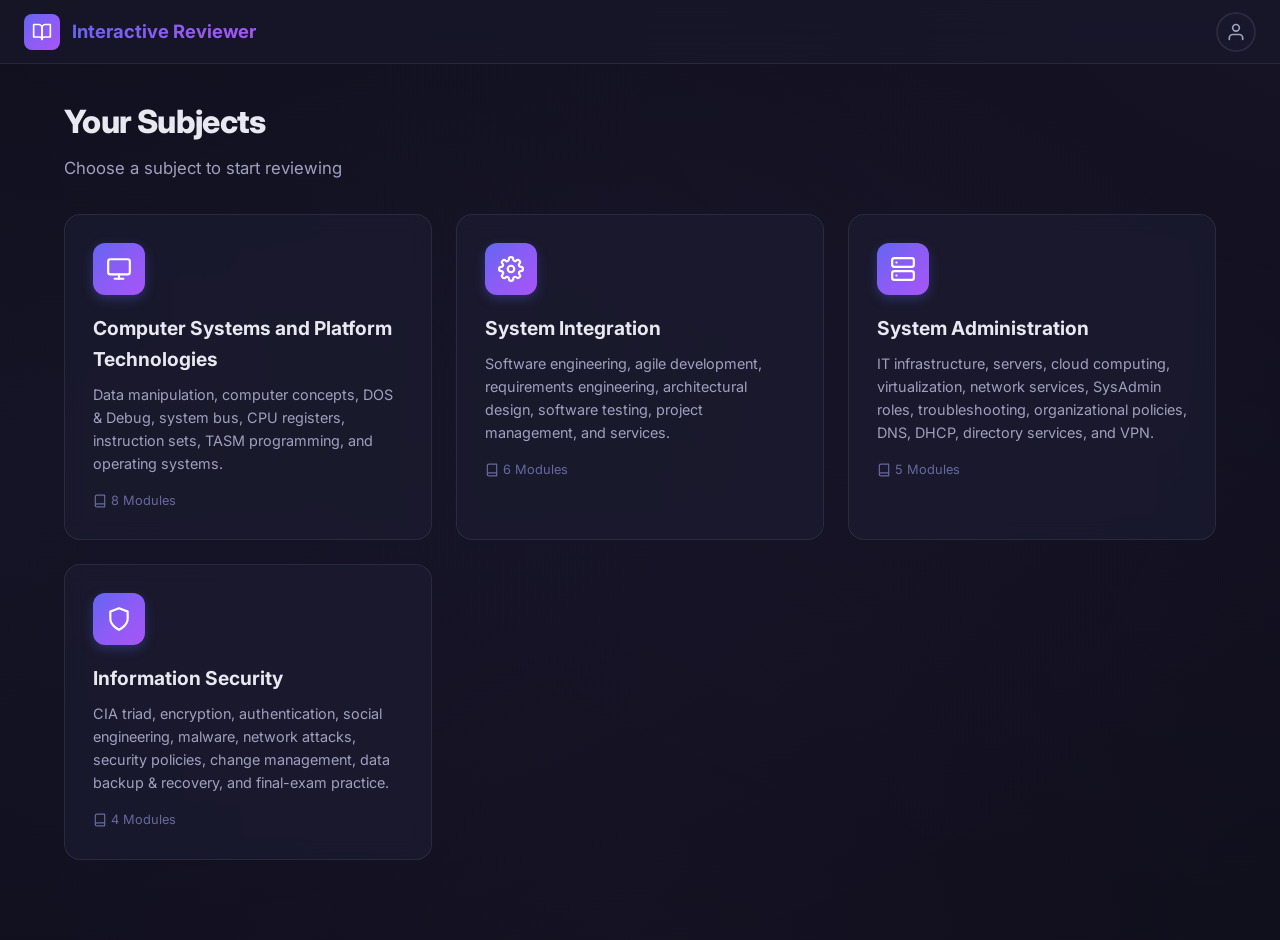
<file: index.html>
<!DOCTYPE html>
<html lang="en" data-theme="dark">
<head>
  <meta charset="UTF-8" />
  <meta name="viewport" content="width=device-width, initial-scale=1.0" />
  <meta name="description" content="Interactive Reviewer — Study smarter with organized modules, practice challenges, and instant answer keys." />
  <title>Interactive Reviewer</title>
  <link rel="stylesheet" href="css/styles.css" />
</head>
<body>

  <!-- Header -->
  <header class="header">
    <div class="header-left">
      <div class="header-logo">
        <svg xmlns="http://www.w3.org/2000/svg" viewBox="0 0 24 24" fill="none" stroke="currentColor" stroke-width="2" stroke-linecap="round" stroke-linejoin="round">
          <path d="M2 3h6a4 4 0 0 1 4 4v14a3 3 0 0 0-3-3H2z"/>
          <path d="M22 3h-6a4 4 0 0 0-4 4v14a3 3 0 0 1 3-3h7z"/>
        </svg>
      </div>
      <span class="header-title">Interactive Reviewer</span>
    </div>
    <div class="header-right">
      <div class="profile-menu" id="profileMenu">
        <button class="profile-btn" id="profileBtn" aria-label="Profile settings">
          <svg xmlns="http://www.w3.org/2000/svg" viewBox="0 0 24 24" fill="none" stroke="currentColor" stroke-width="2" stroke-linecap="round" stroke-linejoin="round">
            <path d="M20 21v-2a4 4 0 0 0-4-4H8a4 4 0 0 0-4 4v2"/>
            <circle cx="12" cy="7" r="4"/>
          </svg>
        </button>
        <div class="profile-dropdown" id="profileDropdown">
          <div class="dropdown-section">
            <div class="dropdown-label">Appearance</div>
            <div class="theme-row">
              <span class="theme-row-label">
                <svg xmlns="http://www.w3.org/2000/svg" viewBox="0 0 24 24" fill="none" stroke="currentColor" stroke-width="2" stroke-linecap="round" stroke-linejoin="round"><path d="M21 12.79A9 9 0 1 1 11.21 3 7 7 0 0 0 21 12.79z"/></svg>
                Dark Mode
              </span>
              <button class="theme-toggle" id="themeToggle" aria-label="Toggle dark mode">
                <svg class="theme-toggle-icon sun-icon" xmlns="http://www.w3.org/2000/svg" viewBox="0 0 24 24" fill="currentColor"><path d="M12 2a1 1 0 011 1v1a1 1 0 11-2 0V3a1 1 0 011-1zm0 16a1 1 0 011 1v1a1 1 0 11-2 0v-1a1 1 0 011-1zm8.66-11a1 1 0 01-.37 1.37l-.86.5a1 1 0 11-1-1.73l.86-.5A1 1 0 0120.66 7zM5.57 15.86a1 1 0 01-.37 1.37l-.86.5a1 1 0 11-1-1.73l.86-.5a1 1 0 011.37.36zM22 12a1 1 0 01-1 1h-1a1 1 0 110-2h1a1 1 0 011 1zM4 12a1 1 0 01-1 1H2a1 1 0 110-2h1a1 1 0 011 1zm16.66 3a1 1 0 01-1.37.37l-.86-.5a1 1 0 111-1.73l.86.5a1 1 0 01.37 1.37zM5.57 8.14a1 1 0 01-1.37.37l-.86-.5a1 1 0 111-1.73l.86.5a1 1 0 01.37 1.36zM12 6a6 6 0 100 12 6 6 0 000-12z"/></svg>
                <svg class="theme-toggle-icon moon-icon" xmlns="http://www.w3.org/2000/svg" viewBox="0 0 24 24" fill="currentColor"><path d="M21.75 15.5a.75.75 0 01-.07 1.05 9.96 9.96 0 01-6.18 2.45c-5.52 0-10-4.48-10-10 0-3.31 1.61-6.24 4.09-8.07a.75.75 0 011.12.82A8.5 8.5 0 0019.43 14.4a.75.75 0 01.82.1l1.5 1z"/></svg>
              </button>
            </div>
            <div class="theme-row">
              <span class="theme-row-label">
                <svg xmlns="http://www.w3.org/2000/svg" viewBox="0 0 24 24" fill="none" stroke="currentColor" stroke-width="2" stroke-linecap="round" stroke-linejoin="round"><polygon points="12 2 15.09 8.26 22 9.27 17 14.14 18.18 21.02 12 17.77 5.82 21.02 7 14.14 2 9.27 8.91 8.26 12 2"/></svg>
                Cute Mode
              </span>
              <button class="cute-toggle" id="cuteToggle" role="switch" aria-checked="false" aria-label="Toggle cute mode"></button>
            </div>
          </div>
          <div class="dropdown-divider"></div>
          <div class="dropdown-section">
            <div class="dropdown-label">Accent Color</div>
            <div class="color-picker" id="colorPicker">
              <button class="color-swatch" data-color="indigo" title="Indigo" style="--swatch:#6366f1"></button>
              <button class="color-swatch" data-color="rose" title="Rose" style="--swatch:#f43f5e"></button>
              <button class="color-swatch" data-color="emerald" title="Emerald" style="--swatch:#10b981"></button>
              <button class="color-swatch" data-color="amber" title="Amber" style="--swatch:#f59e0b"></button>
              <button class="color-swatch" data-color="cyan" title="Cyan" style="--swatch:#06b6d4"></button>
              <button class="color-swatch" data-color="orange" title="Orange" style="--swatch:#f97316"></button>
              <button class="color-swatch" data-color="violet" title="Violet" style="--swatch:#8b5cf6"></button>
              <button class="color-swatch" data-color="fuchsia" title="Fuchsia" style="--swatch:#d946ef"></button>
              <button class="color-swatch" data-color="pink" title="Cotton Candy" style="--swatch:#ff8ec6"></button>
              <button class="color-swatch" data-color="mint" title="Mint" style="--swatch:#34d6a8"></button>
              <button class="color-swatch" data-color="lavender" title="Lavender" style="--swatch:#b49cff"></button>
              <button class="color-swatch" data-color="peach" title="Peach" style="--swatch:#ff9e7d"></button>
            </div>
          </div>
          <div class="dropdown-divider"></div>
          <div class="dropdown-section">
            <button class="dropdown-btn" onclick="showWhatsNew()">
              <svg xmlns="http://www.w3.org/2000/svg" width="16" height="16" viewBox="0 0 24 24" fill="none" stroke="currentColor" stroke-width="2" stroke-linecap="round" stroke-linejoin="round"><path d="M12 20h9"/><path d="M16.5 3.5a2.121 2.121 0 1 1 3 3L7 19l-4 1 1-4L16.5 3.5z"/></svg>
              What's New
            </button>
          </div>
        </div>
      </div>
    </div>
  </header>

  <!-- Main Content -->
  <main class="main-content">
    <div class="section-header">
      <h1>Your Subjects</h1>
      <p>Choose a subject to start reviewing</p>
    </div>

    <div class="subjects-grid" id="subjectsGrid">
      <!-- Subject cards rendered by JS -->
    </div>
  </main>

  <script src="js/cute.js"></script>
  <script src="js/app.js"></script>
</body>
</html>
</file>
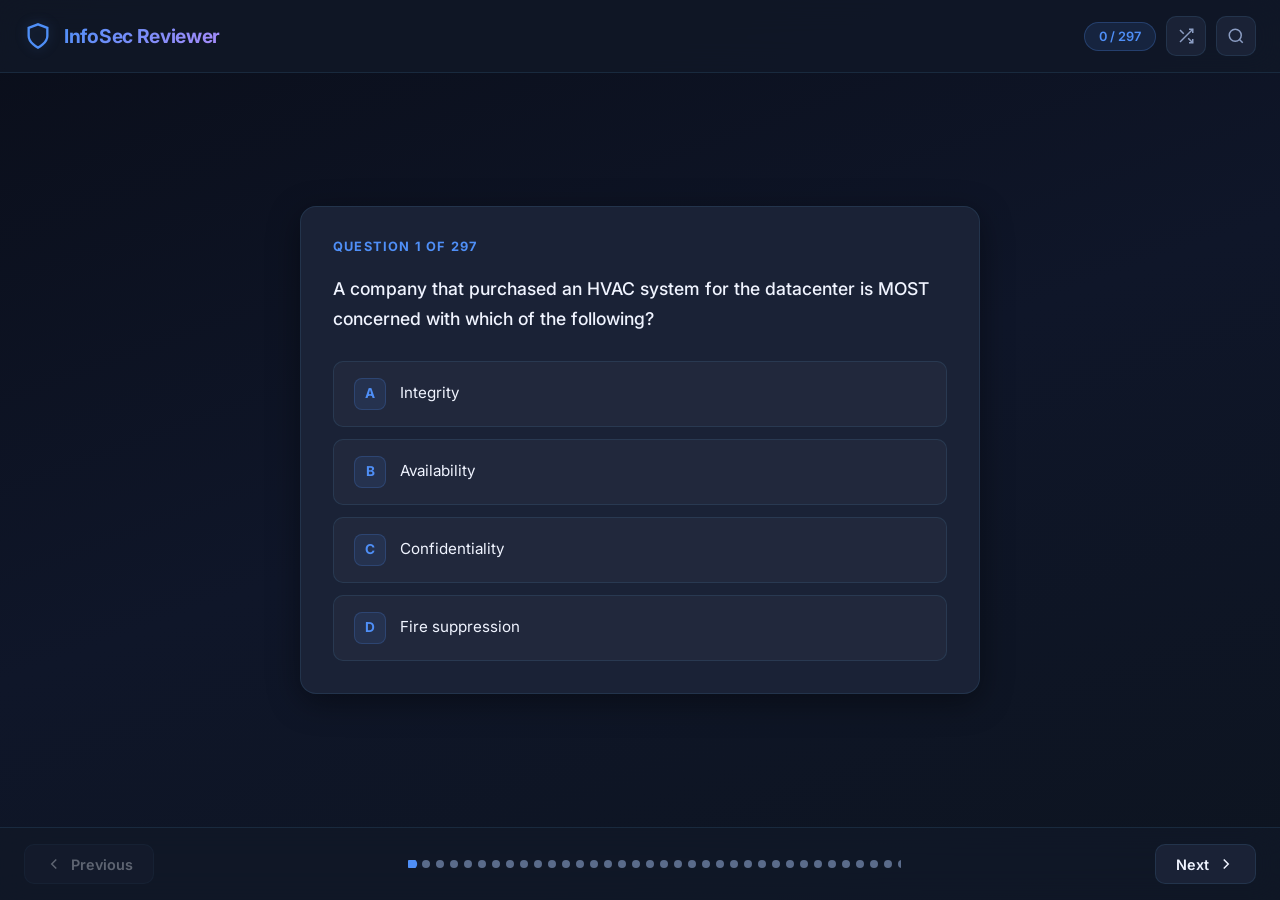
<file: infosec-reviewer.html>
<!DOCTYPE html>
<html lang="en">
<head>
  <meta charset="UTF-8">
  <meta name="viewport" content="width=device-width, initial-scale=1.0">
  <title>Information Security Reviewer</title>
  <meta name="description" content="Interactive Information Security quiz reviewer with 297 questions">
  <link rel="preconnect" href="https://fonts.googleapis.com">
  <link href="https://fonts.googleapis.com/css2?family=Inter:wght@400;500;600;700;800&display=swap" rel="stylesheet">
  <link rel="stylesheet" href="css/infosec-reviewer.css">
</head>
<body>
  <!-- Header -->
  <header id="app-header">
    <div class="header-left">
      <svg class="header-icon" viewBox="0 0 24 24" fill="none" stroke="currentColor" stroke-width="2"><path d="M12 22s8-4 8-10V5l-8-3-8 3v7c0 6 8 10 8 10z"/></svg>
      <h1>InfoSec Reviewer</h1>
    </div>
    <div class="header-right">
      <div id="progress-badge" class="progress-badge">0 / 297</div>
      <button id="shuffle-btn" class="icon-btn" title="Shuffle Questions" onclick="toggleShuffle()">
        <svg viewBox="0 0 24 24" fill="none" stroke="currentColor" stroke-width="2"><polyline points="16 3 21 3 21 8"/><line x1="4" y1="20" x2="21" y2="3"/><polyline points="21 16 21 21 16 21"/><line x1="15" y1="15" x2="21" y2="21"/><line x1="4" y1="4" x2="9" y2="9"/></svg>
      </button>
      <button id="jumpto-btn" class="icon-btn" title="Jump to Question" onclick="openJumpModal()">
        <svg viewBox="0 0 24 24" fill="none" stroke="currentColor" stroke-width="2"><circle cx="11" cy="11" r="8"/><line x1="21" y1="21" x2="16.65" y2="16.65"/></svg>
      </button>
    </div>
  </header>

  <!-- Main Quiz Area -->
  <main id="quiz-container">
    <div id="question-card" class="question-card">
      <div class="question-meta">
        <span id="q-number" class="q-number">Question 1</span>
        <span id="q-score" class="q-score"></span>
      </div>
      <p id="q-text" class="q-text"></p>
      <div id="options-container" class="options-container"></div>
    </div>
  </main>

  <!-- Navigation -->
  <nav id="quiz-nav">
    <button id="prev-btn" class="nav-btn" onclick="prevQuestion()" disabled>
      <svg viewBox="0 0 24 24" fill="none" stroke="currentColor" stroke-width="2"><polyline points="15 18 9 12 15 6"/></svg>
      <span>Previous</span>
    </button>
    <div id="nav-dots" class="nav-dots"></div>
    <button id="next-btn" class="nav-btn" onclick="nextQuestion()">
      <span>Next</span>
      <svg viewBox="0 0 24 24" fill="none" stroke="currentColor" stroke-width="2"><polyline points="9 18 15 12 9 6"/></svg>
    </button>
  </nav>

  <!-- Jump Modal -->
  <div id="jump-modal" class="modal-overlay" onclick="closeJumpModal(event)">
    <div class="modal-content" onclick="event.stopPropagation()">
      <div class="modal-header">
        <h2>Jump to Question</h2>
        <button class="modal-close" onclick="closeJumpModal()">&times;</button>
      </div>
      <input id="jump-search" type="number" min="1" max="297" placeholder="Enter question number (1-297)" oninput="filterJump()">
      <div id="jump-grid" class="jump-grid"></div>
    </div>
  </div>

  <!-- Results Bar (sticky bottom summary) -->
  <div id="results-bar" class="results-bar hidden">
    <div class="results-inner">
      <span id="results-correct" class="results-stat correct">0 Correct</span>
      <span id="results-wrong" class="results-stat wrong">0 Wrong</span>
      <span id="results-remaining" class="results-stat remaining">297 Remaining</span>
    </div>
  </div>

  <script src="infosec_questions.js"></script>
  <script src="js/infosec-reviewer.js"></script>
</body>
</html>
</file>
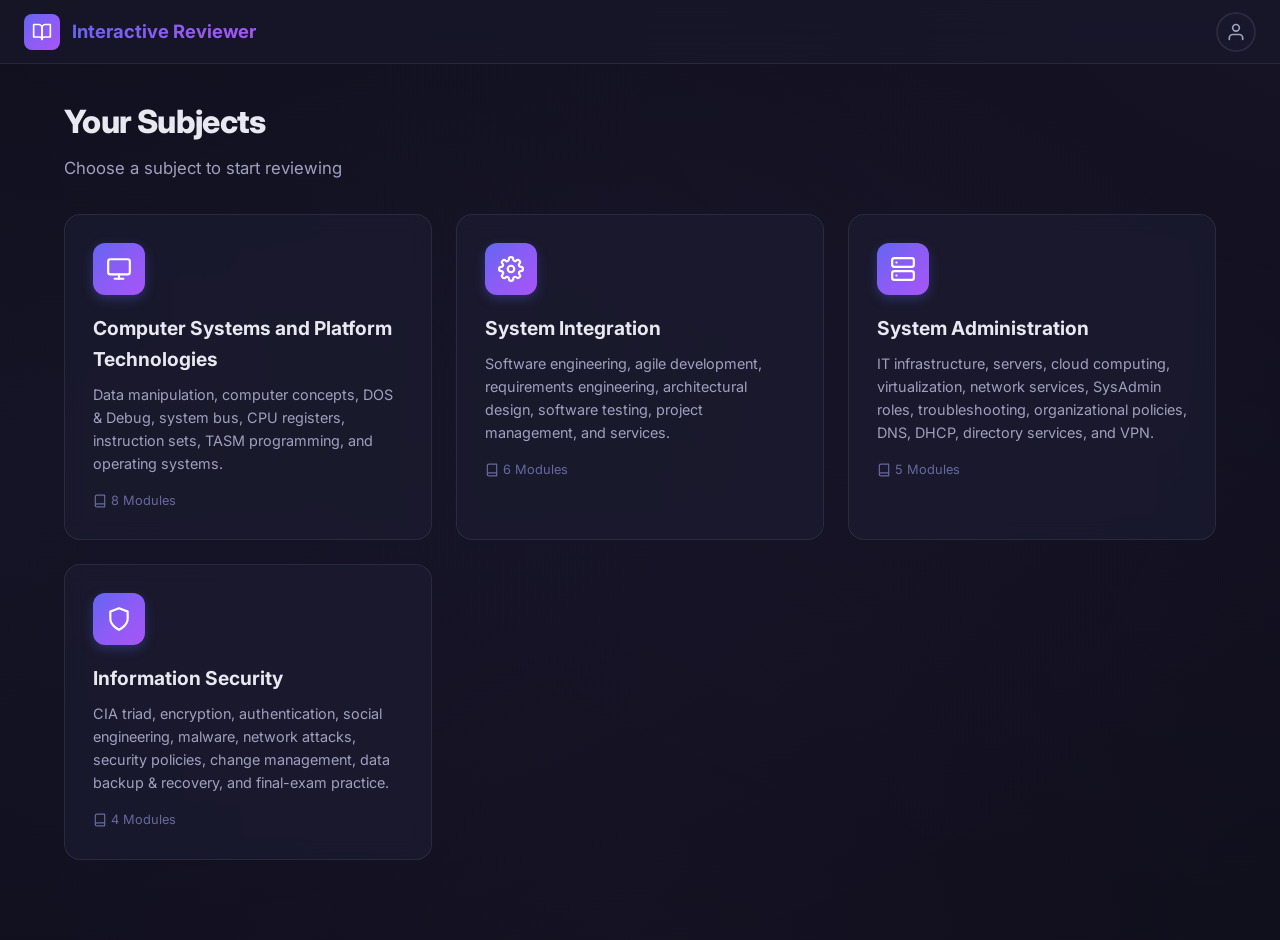
<file: subject.html>
<!DOCTYPE html>
<html lang="en" data-theme="dark">
<head>
  <meta charset="UTF-8" />
  <meta name="viewport" content="width=device-width, initial-scale=1.0" />
  <meta name="description" content="Interactive Reviewer — Review modules, take challenges, and look up answers." />
  <title>Interactive Reviewer</title>
  <link rel="stylesheet" href="css/styles.css" />
</head>
<body>

  <!-- Header -->
  <header class="header">
    <div class="header-left">
      <a href="index.html" class="back-btn" id="backBtn">
        <svg xmlns="http://www.w3.org/2000/svg" viewBox="0 0 24 24" fill="none" stroke="currentColor" stroke-width="2" stroke-linecap="round" stroke-linejoin="round">
          <path d="M19 12H5"/><path d="M12 19l-7-7 7-7"/>
        </svg>
        <span>Subjects</span>
      </a>
      <span class="header-title" id="subjectTitle"></span>
    </div>
    <div class="header-right">
      <div class="profile-menu" id="profileMenu">
        <button class="profile-btn" id="profileBtn" aria-label="Profile settings">
          <svg xmlns="http://www.w3.org/2000/svg" viewBox="0 0 24 24" fill="none" stroke="currentColor" stroke-width="2" stroke-linecap="round" stroke-linejoin="round">
            <path d="M20 21v-2a4 4 0 0 0-4-4H8a4 4 0 0 0-4 4v2"/>
            <circle cx="12" cy="7" r="4"/>
          </svg>
        </button>
        <div class="profile-dropdown" id="profileDropdown">
          <div class="dropdown-section">
            <div class="dropdown-label">Appearance</div>
            <div class="theme-row">
              <span class="theme-row-label">
                <svg xmlns="http://www.w3.org/2000/svg" viewBox="0 0 24 24" fill="none" stroke="currentColor" stroke-width="2" stroke-linecap="round" stroke-linejoin="round"><path d="M21 12.79A9 9 0 1 1 11.21 3 7 7 0 0 0 21 12.79z"/></svg>
                Dark Mode
              </span>
              <button class="theme-toggle" id="themeToggle" aria-label="Toggle dark mode">
                <svg class="theme-toggle-icon sun-icon" xmlns="http://www.w3.org/2000/svg" viewBox="0 0 24 24" fill="currentColor"><path d="M12 2a1 1 0 011 1v1a1 1 0 11-2 0V3a1 1 0 011-1zm0 16a1 1 0 011 1v1a1 1 0 11-2 0v-1a1 1 0 011-1zm8.66-11a1 1 0 01-.37 1.37l-.86.5a1 1 0 11-1-1.73l.86-.5A1 1 0 0120.66 7zM5.57 15.86a1 1 0 01-.37 1.37l-.86.5a1 1 0 11-1-1.73l.86-.5a1 1 0 011.37.36zM22 12a1 1 0 01-1 1h-1a1 1 0 110-2h1a1 1 0 011 1zM4 12a1 1 0 01-1 1H2a1 1 0 110-2h1a1 1 0 011 1zm16.66 3a1 1 0 01-1.37.37l-.86-.5a1 1 0 111-1.73l.86.5a1 1 0 01.37 1.37zM5.57 8.14a1 1 0 01-1.37.37l-.86-.5a1 1 0 111-1.73l.86.5a1 1 0 01.37 1.36zM12 6a6 6 0 100 12 6 6 0 000-12z"/></svg>
                <svg class="theme-toggle-icon moon-icon" xmlns="http://www.w3.org/2000/svg" viewBox="0 0 24 24" fill="currentColor"><path d="M21.75 15.5a.75.75 0 01-.07 1.05 9.96 9.96 0 01-6.18 2.45c-5.52 0-10-4.48-10-10 0-3.31 1.61-6.24 4.09-8.07a.75.75 0 011.12.82A8.5 8.5 0 0019.43 14.4a.75.75 0 01.82.1l1.5 1z"/></svg>
              </button>
            </div>
            <div class="theme-row">
              <span class="theme-row-label">
                <svg xmlns="http://www.w3.org/2000/svg" viewBox="0 0 24 24" fill="none" stroke="currentColor" stroke-width="2" stroke-linecap="round" stroke-linejoin="round"><polygon points="12 2 15.09 8.26 22 9.27 17 14.14 18.18 21.02 12 17.77 5.82 21.02 7 14.14 2 9.27 8.91 8.26 12 2"/></svg>
                Cute Mode
              </span>
              <button class="cute-toggle" id="cuteToggle" role="switch" aria-checked="false" aria-label="Toggle cute mode"></button>
            </div>
          </div>
          <div class="dropdown-divider"></div>
          <div class="dropdown-section">
            <div class="dropdown-label">Accent Color</div>
            <div class="color-picker" id="colorPicker">
              <button class="color-swatch" data-color="indigo" title="Indigo" style="--swatch:#6366f1"></button>
              <button class="color-swatch" data-color="rose" title="Rose" style="--swatch:#f43f5e"></button>
              <button class="color-swatch" data-color="emerald" title="Emerald" style="--swatch:#10b981"></button>
              <button class="color-swatch" data-color="amber" title="Amber" style="--swatch:#f59e0b"></button>
              <button class="color-swatch" data-color="cyan" title="Cyan" style="--swatch:#06b6d4"></button>
              <button class="color-swatch" data-color="orange" title="Orange" style="--swatch:#f97316"></button>
              <button class="color-swatch" data-color="violet" title="Violet" style="--swatch:#8b5cf6"></button>
              <button class="color-swatch" data-color="fuchsia" title="Fuchsia" style="--swatch:#d946ef"></button>
              <button class="color-swatch" data-color="pink" title="Cotton Candy" style="--swatch:#ff8ec6"></button>
              <button class="color-swatch" data-color="mint" title="Mint" style="--swatch:#34d6a8"></button>
              <button class="color-swatch" data-color="lavender" title="Lavender" style="--swatch:#b49cff"></button>
              <button class="color-swatch" data-color="peach" title="Peach" style="--swatch:#ff9e7d"></button>
            </div>
          </div>
          <div class="dropdown-divider"></div>
          <div class="dropdown-section">
            <button class="dropdown-btn" onclick="showWhatsNew()">
              <svg xmlns="http://www.w3.org/2000/svg" width="16" height="16" viewBox="0 0 24 24" fill="none" stroke="currentColor" stroke-width="2" stroke-linecap="round" stroke-linejoin="round"><path d="M12 20h9"/><path d="M16.5 3.5a2.121 2.121 0 1 1 3 3L7 19l-4 1 1-4L16.5 3.5z"/></svg>
              What's New
            </button>
          </div>
        </div>
      </div>
    </div>
  </header>

  <!-- Main Content -->
  <main class="main-content">
    <div id="subjectContent"></div>
  </main>

  <script src="js/data/cspt.js"></script>
  <script src="js/data/sysinteg.js"></script>
  <script src="js/data/sysad.js"></script>
  <script src="js/data/infosec.js"></script>
  <script src="js/cute.js"></script>
  <script src="js/app.js"></script>
  <script src="js/challenge.js"></script>
  <script src="js/tableflag.js"></script>
  <script src="js/answerkey.js"></script>
</body>
</html>
</file>
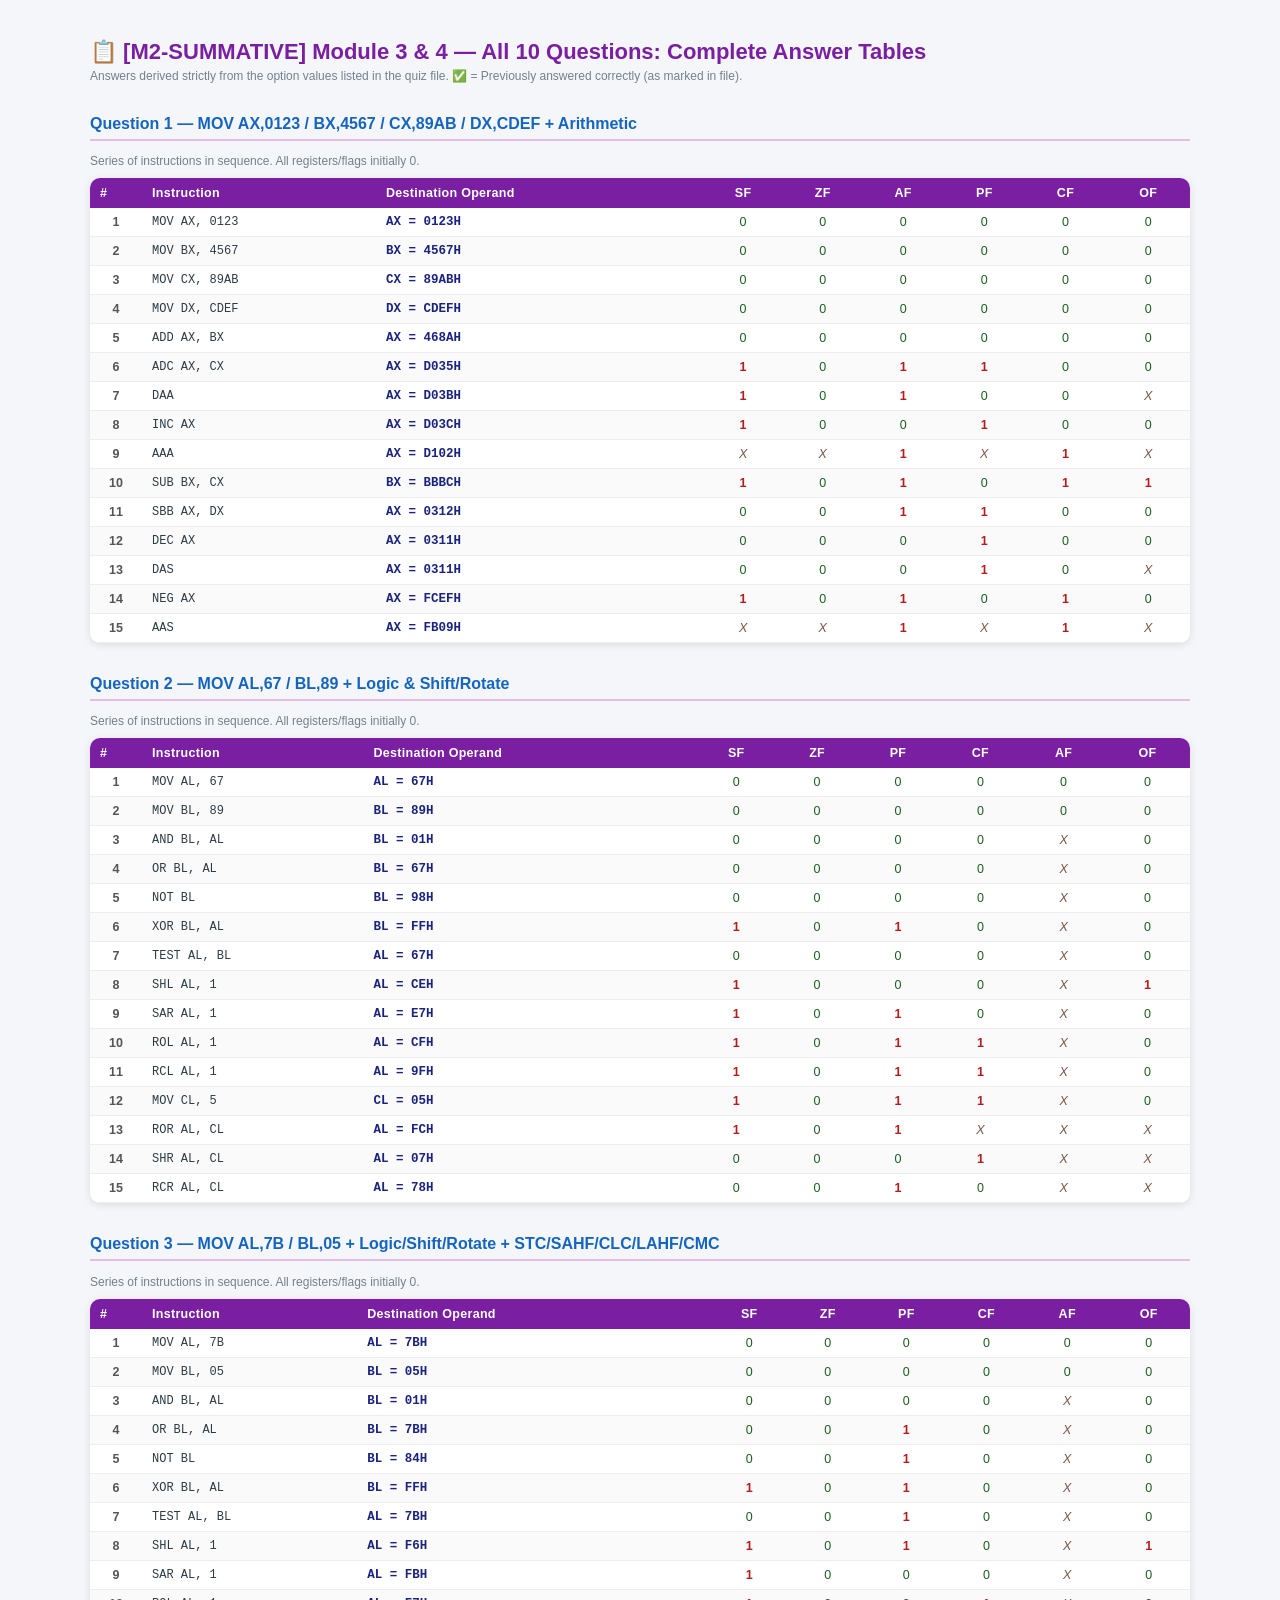
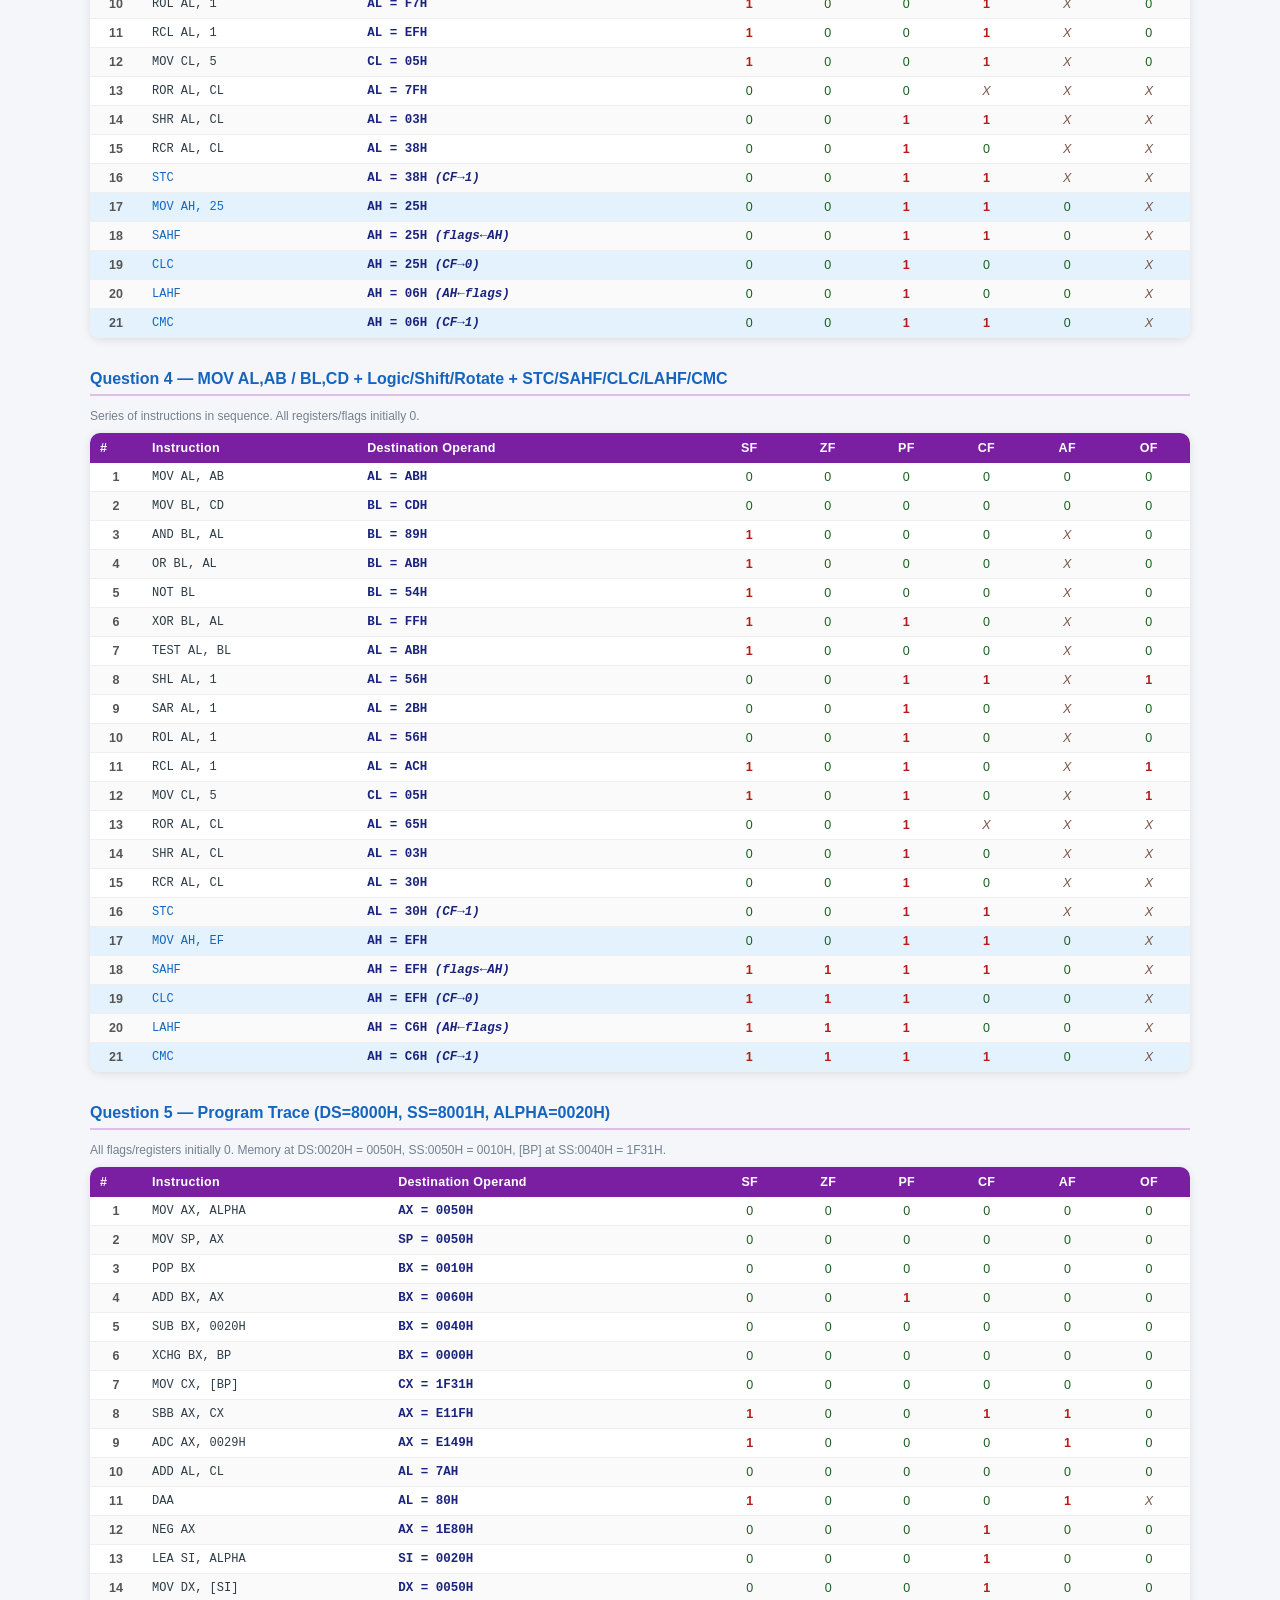
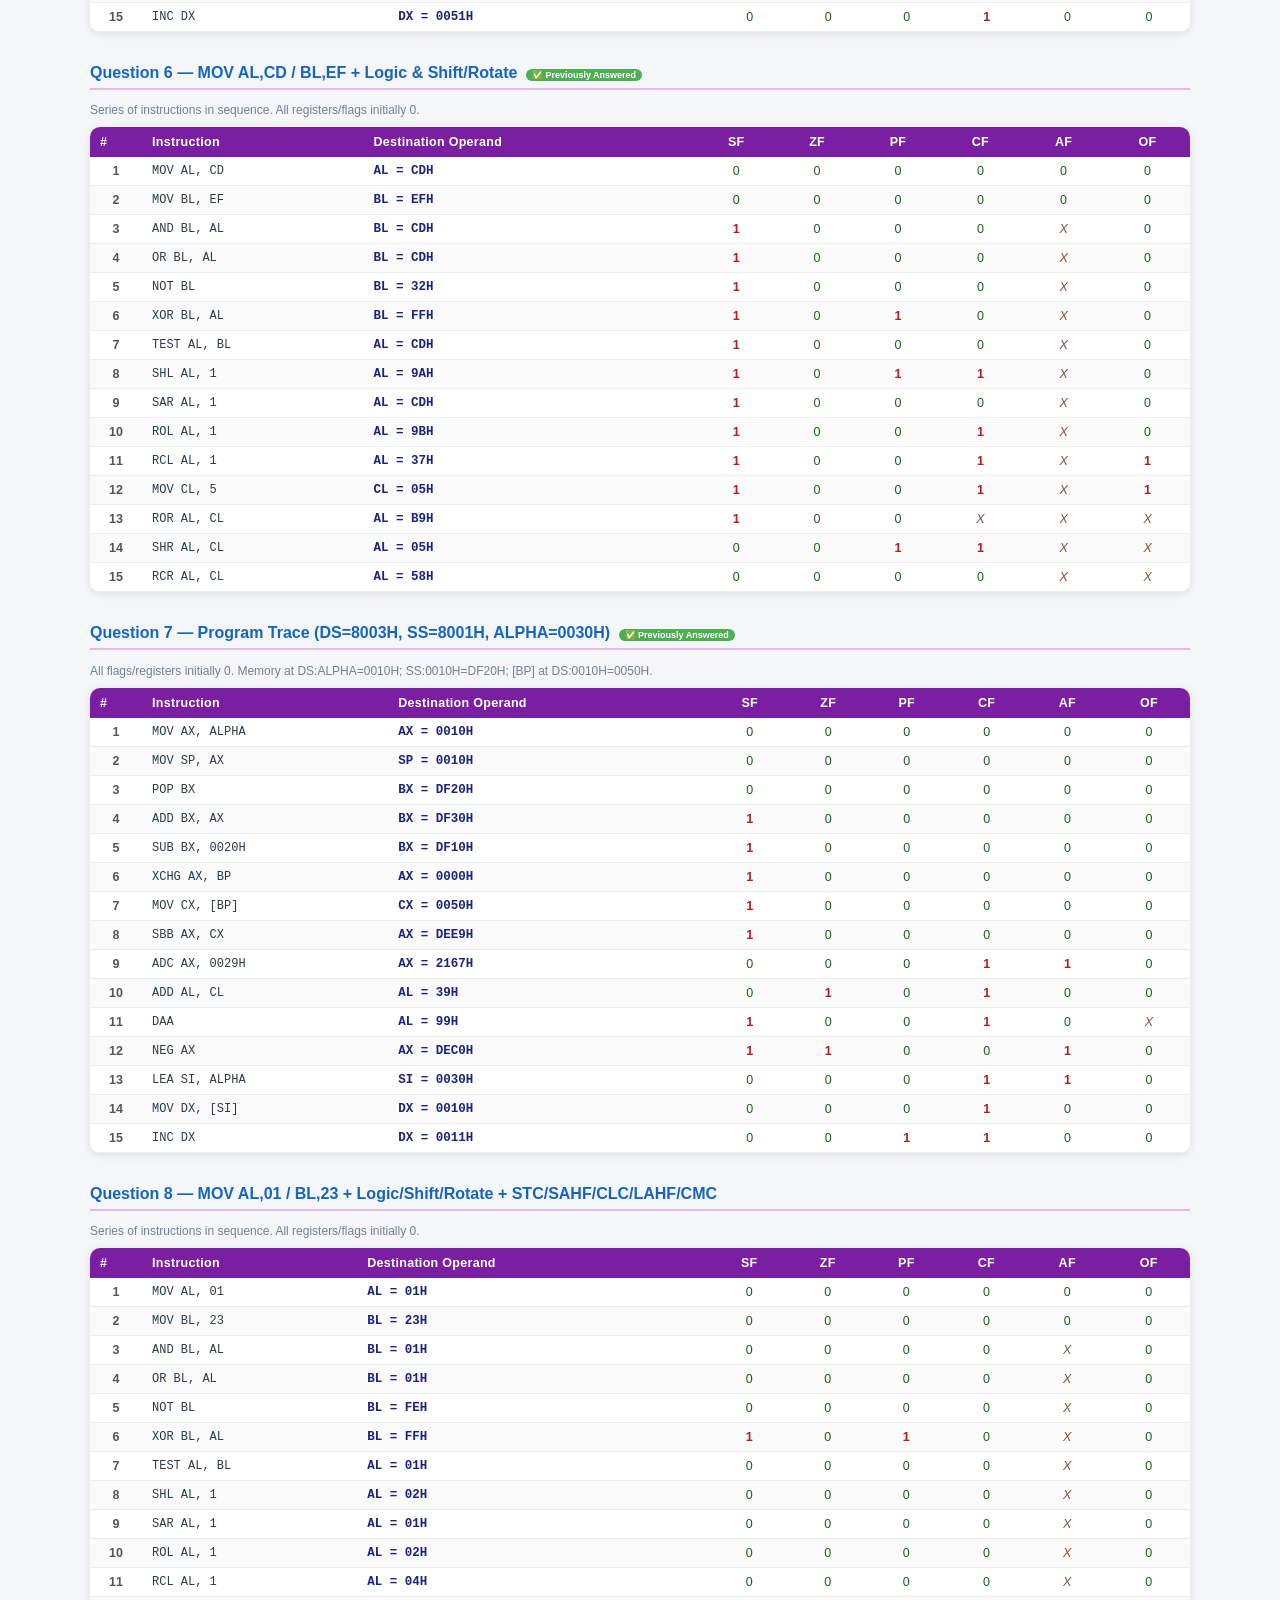
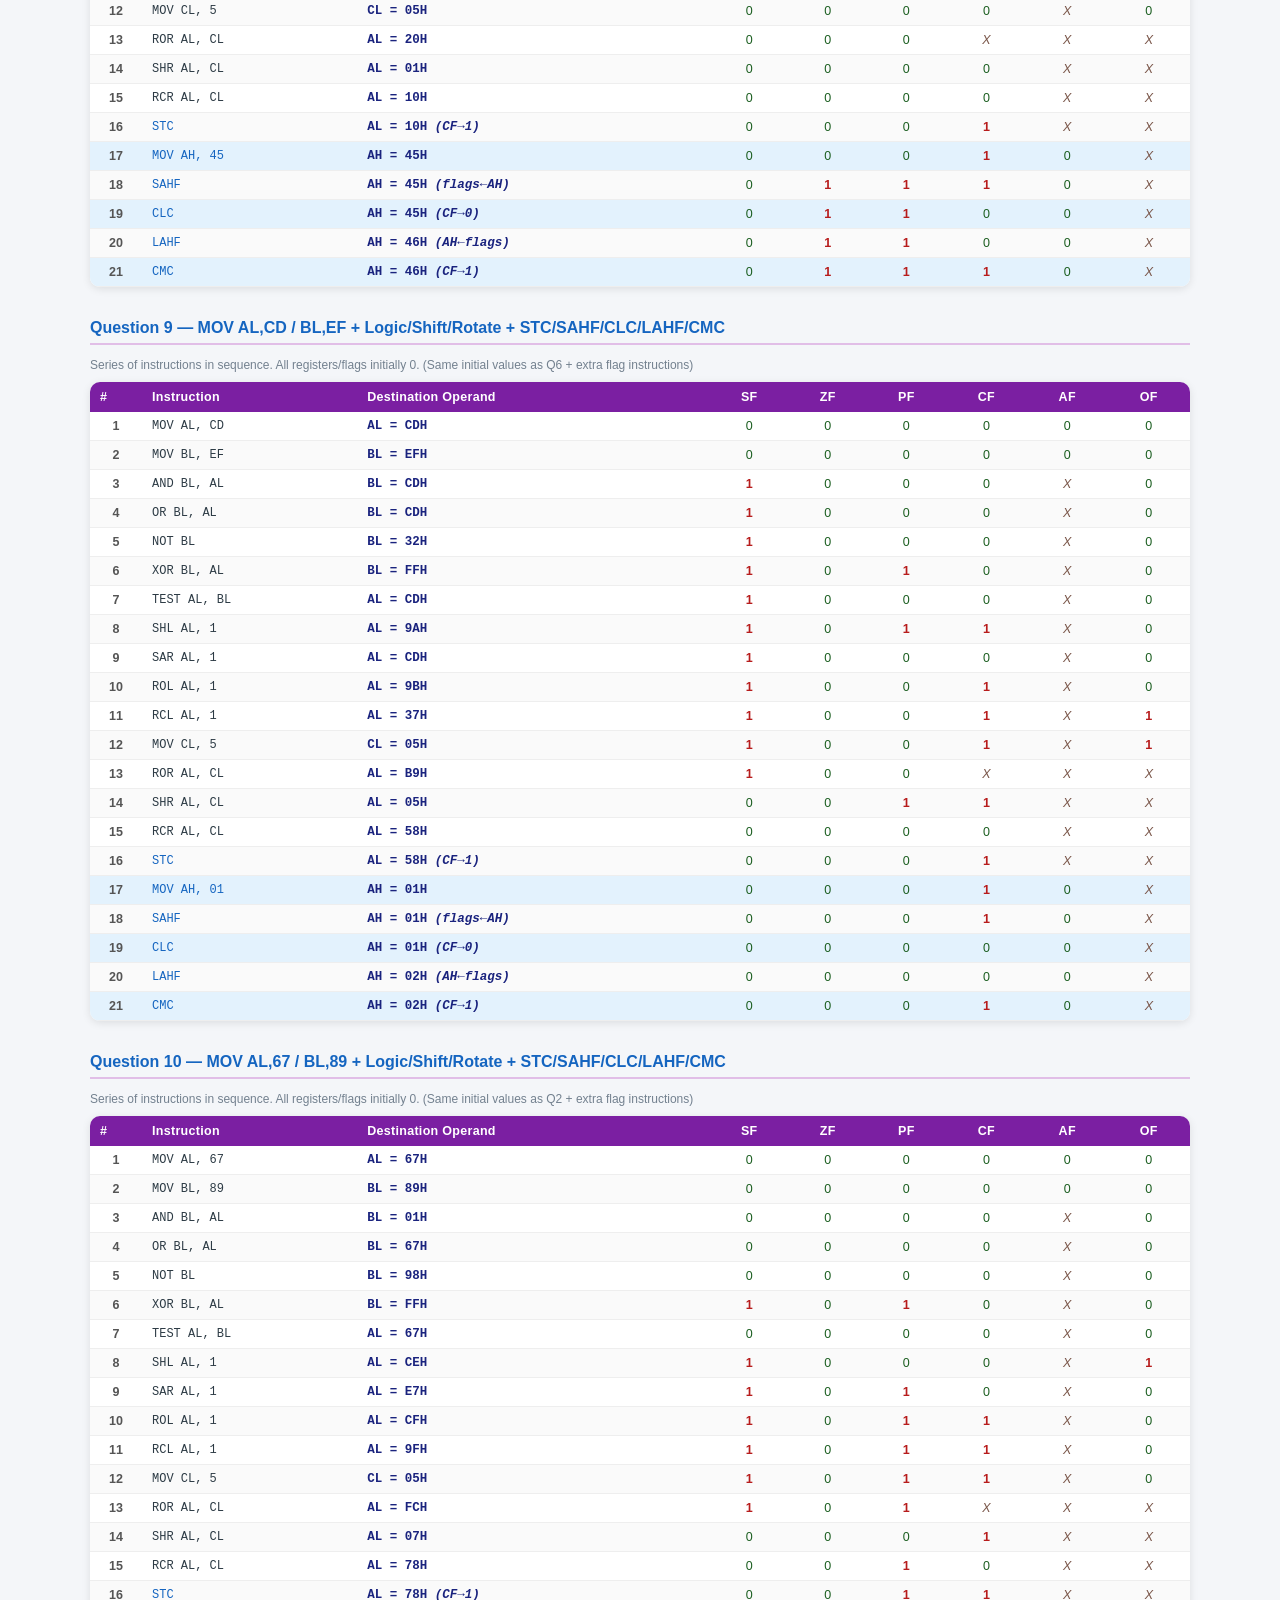
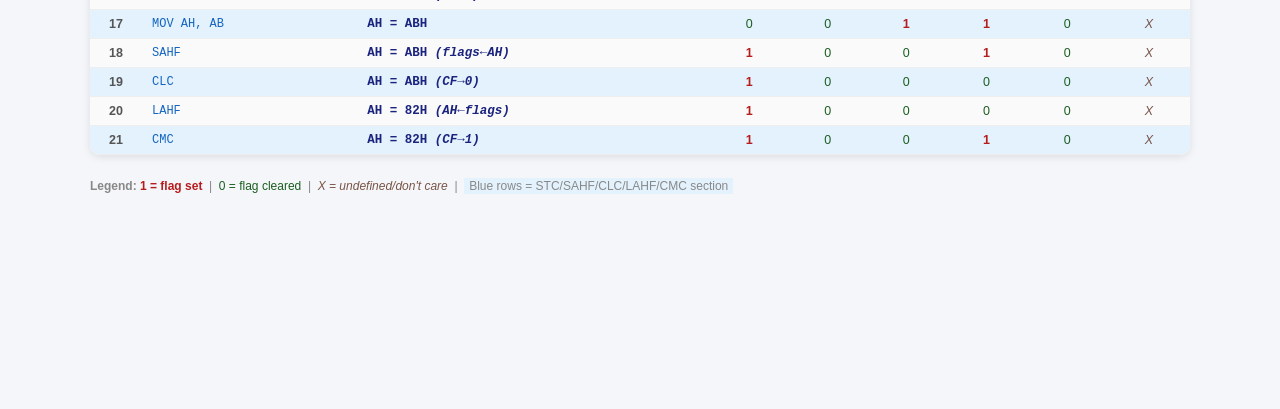
<file: externals/table.html>
<!DOCTYPE html>
<html lang="en">
<head>
  <meta charset="UTF-8">
  <title>[M2-SUMMATIVE] Module 3 & 4 – All 10 Questions Completed</title>
  <style>
    :root { --purple: #7B1FA2; --light-purple: #E1BEE7; --blue: #1565C0; }
    body {
      font-family: 'Segoe UI', Arial, sans-serif;
      background: #f4f6f9;
      color: #2d3b45;
      padding: 24px;
      max-width: 1100px;
      margin: auto;
    }
    h1 { color: var(--purple); font-size: 22px; margin-bottom: 4px; }
    h2 { color: var(--blue); font-size: 16px; margin-top: 32px; border-bottom: 2px solid var(--light-purple); padding-bottom: 6px; }
    p.sub { font-size: 12px; color: #73818f; margin: 4px 0 10px 0; }
    table {
      width: 100%; border-collapse: collapse;
      background: white; border-radius: 10px;
      overflow: hidden; box-shadow: 0 2px 8px rgba(0,0,0,0.1);
      margin-bottom: 8px; font-size: 12.5px;
    }
    thead tr { background: var(--purple); color: white; }
    thead th { padding: 8px 10px; text-align: center; letter-spacing: 0.3px; }
    thead th:first-child, thead th:nth-child(2), thead th:nth-child(3) { text-align: left; }
    tbody tr { border-bottom: 1px solid #eee; }
    tbody tr:nth-child(even) { background: #fafafa; }
    tbody tr:hover { background: #f0e6ff; }
    td { padding: 7px 10px; text-align: center; vertical-align: middle; }
    td:first-child { text-align: center; font-weight: 600; color: #555; width: 32px; }
    td:nth-child(2) { text-align: left; font-family: monospace; font-size: 12px; }
    td:nth-child(3) { font-family: monospace; font-weight: 700; color: #1a237e; text-align: left; }
    .f1 { color: #b71c1c; font-weight: bold; }
    .f0 { color: #1b5e20; }
    .fx { color: #795548; font-style: italic; }
    .badge { background: #4CAF50; color: white; padding: 1px 6px; border-radius: 8px; font-size: 9px; font-weight: bold; margin-left: 4px; }
    .prev { background: #FFA726; }
    .sec { background: #E3F2FD; }
    .sec td:nth-child(2) { color: #1565C0; }
  </style>
</head>
<body>

<h1>📋 [M2-SUMMATIVE] Module 3 &amp; 4 — All 10 Questions: Complete Answer Tables</h1>
<p class="sub">Answers derived strictly from the option values listed in the quiz file. ✅ = Previously answered correctly (as marked in file).</p>

<!-- ============================================================ -->
<h2>Question 1 — MOV AX,0123 / BX,4567 / CX,89AB / DX,CDEF + Arithmetic</h2>
<p class="sub">Series of instructions in sequence. All registers/flags initially 0.</p>
<table>
  <thead><tr><th>#</th><th>Instruction</th><th>Destination Operand</th><th>SF</th><th>ZF</th><th>AF</th><th>PF</th><th>CF</th><th>OF</th></tr></thead>
  <tbody>
    <tr><td>1</td><td>MOV AX, 0123</td><td>AX = 0123H</td><td class="f0">0</td><td class="f0">0</td><td class="f0">0</td><td class="f0">0</td><td class="f0">0</td><td class="f0">0</td></tr>
    <tr><td>2</td><td>MOV BX, 4567</td><td>BX = 4567H</td><td class="f0">0</td><td class="f0">0</td><td class="f0">0</td><td class="f0">0</td><td class="f0">0</td><td class="f0">0</td></tr>
    <tr><td>3</td><td>MOV CX, 89AB</td><td>CX = 89ABH</td><td class="f0">0</td><td class="f0">0</td><td class="f0">0</td><td class="f0">0</td><td class="f0">0</td><td class="f0">0</td></tr>
    <tr><td>4</td><td>MOV DX, CDEF</td><td>DX = CDEFH</td><td class="f0">0</td><td class="f0">0</td><td class="f0">0</td><td class="f0">0</td><td class="f0">0</td><td class="f0">0</td></tr>
    <tr><td>5</td><td>ADD AX, BX</td><td>AX = 468AH</td><td class="f0">0</td><td class="f0">0</td><td class="f0">0</td><td class="f0">0</td><td class="f0">0</td><td class="f0">0</td></tr>
    <tr><td>6</td><td>ADC AX, CX</td><td>AX = D035H</td><td class="f1">1</td><td class="f0">0</td><td class="f1">1</td><td class="f1">1</td><td class="f0">0</td><td class="f0">0</td></tr>
    <tr><td>7</td><td>DAA</td><td>AX = D03BH</td><td class="f1">1</td><td class="f0">0</td><td class="f1">1</td><td class="f0">0</td><td class="f0">0</td><td class="fx">X</td></tr>
    <tr><td>8</td><td>INC AX</td><td>AX = D03CH</td><td class="f1">1</td><td class="f0">0</td><td class="f0">0</td><td class="f1">1</td><td class="f0">0</td><td class="f0">0</td></tr>
    <tr><td>9</td><td>AAA</td><td>AX = D102H</td><td class="fx">X</td><td class="fx">X</td><td class="f1">1</td><td class="fx">X</td><td class="f1">1</td><td class="fx">X</td></tr>
    <tr><td>10</td><td>SUB BX, CX</td><td>BX = BBBCH</td><td class="f1">1</td><td class="f0">0</td><td class="f1">1</td><td class="f0">0</td><td class="f1">1</td><td class="f1">1</td></tr>
    <tr><td>11</td><td>SBB AX, DX</td><td>AX = 0312H</td><td class="f0">0</td><td class="f0">0</td><td class="f1">1</td><td class="f1">1</td><td class="f0">0</td><td class="f0">0</td></tr>
    <tr><td>12</td><td>DEC AX</td><td>AX = 0311H</td><td class="f0">0</td><td class="f0">0</td><td class="f0">0</td><td class="f1">1</td><td class="f0">0</td><td class="f0">0</td></tr>
    <tr><td>13</td><td>DAS</td><td>AX = 0311H</td><td class="f0">0</td><td class="f0">0</td><td class="f0">0</td><td class="f1">1</td><td class="f0">0</td><td class="fx">X</td></tr>
    <tr><td>14</td><td>NEG AX</td><td>AX = FCEFH</td><td class="f1">1</td><td class="f0">0</td><td class="f1">1</td><td class="f0">0</td><td class="f1">1</td><td class="f0">0</td></tr>
    <tr><td>15</td><td>AAS</td><td>AX = FB09H</td><td class="fx">X</td><td class="fx">X</td><td class="f1">1</td><td class="fx">X</td><td class="f1">1</td><td class="fx">X</td></tr>
  </tbody>
</table>

<!-- ============================================================ -->
<h2>Question 2 — MOV AL,67 / BL,89 + Logic &amp; Shift/Rotate</h2>
<p class="sub">Series of instructions in sequence. All registers/flags initially 0.</p>
<table>
  <thead><tr><th>#</th><th>Instruction</th><th>Destination Operand</th><th>SF</th><th>ZF</th><th>PF</th><th>CF</th><th>AF</th><th>OF</th></tr></thead>
  <tbody>
    <tr><td>1</td><td>MOV AL, 67</td><td>AL = 67H</td><td class="f0">0</td><td class="f0">0</td><td class="f0">0</td><td class="f0">0</td><td class="f0">0</td><td class="f0">0</td></tr>
    <tr><td>2</td><td>MOV BL, 89</td><td>BL = 89H</td><td class="f0">0</td><td class="f0">0</td><td class="f0">0</td><td class="f0">0</td><td class="f0">0</td><td class="f0">0</td></tr>
    <tr><td>3</td><td>AND BL, AL</td><td>BL = 01H</td><td class="f0">0</td><td class="f0">0</td><td class="f0">0</td><td class="f0">0</td><td class="fx">X</td><td class="f0">0</td></tr>
    <tr><td>4</td><td>OR BL, AL</td><td>BL = 67H</td><td class="f0">0</td><td class="f0">0</td><td class="f0">0</td><td class="f0">0</td><td class="fx">X</td><td class="f0">0</td></tr>
    <tr><td>5</td><td>NOT BL</td><td>BL = 98H</td><td class="f0">0</td><td class="f0">0</td><td class="f0">0</td><td class="f0">0</td><td class="fx">X</td><td class="f0">0</td></tr>
    <tr><td>6</td><td>XOR BL, AL</td><td>BL = FFH</td><td class="f1">1</td><td class="f0">0</td><td class="f1">1</td><td class="f0">0</td><td class="fx">X</td><td class="f0">0</td></tr>
    <tr><td>7</td><td>TEST AL, BL</td><td>AL = 67H</td><td class="f0">0</td><td class="f0">0</td><td class="f0">0</td><td class="f0">0</td><td class="fx">X</td><td class="f0">0</td></tr>
    <tr><td>8</td><td>SHL AL, 1</td><td>AL = CEH</td><td class="f1">1</td><td class="f0">0</td><td class="f0">0</td><td class="f0">0</td><td class="fx">X</td><td class="f1">1</td></tr>
    <tr><td>9</td><td>SAR AL, 1</td><td>AL = E7H</td><td class="f1">1</td><td class="f0">0</td><td class="f1">1</td><td class="f0">0</td><td class="fx">X</td><td class="f0">0</td></tr>
    <tr><td>10</td><td>ROL AL, 1</td><td>AL = CFH</td><td class="f1">1</td><td class="f0">0</td><td class="f1">1</td><td class="f1">1</td><td class="fx">X</td><td class="f0">0</td></tr>
    <tr><td>11</td><td>RCL AL, 1</td><td>AL = 9FH</td><td class="f1">1</td><td class="f0">0</td><td class="f1">1</td><td class="f1">1</td><td class="fx">X</td><td class="f0">0</td></tr>
    <tr><td>12</td><td>MOV CL, 5</td><td>CL = 05H</td><td class="f1">1</td><td class="f0">0</td><td class="f1">1</td><td class="f1">1</td><td class="fx">X</td><td class="f0">0</td></tr>
    <tr><td>13</td><td>ROR AL, CL</td><td>AL = FCH</td><td class="f1">1</td><td class="f0">0</td><td class="f1">1</td><td class="fx">X</td><td class="fx">X</td><td class="fx">X</td></tr>
    <tr><td>14</td><td>SHR AL, CL</td><td>AL = 07H</td><td class="f0">0</td><td class="f0">0</td><td class="f0">0</td><td class="f1">1</td><td class="fx">X</td><td class="fx">X</td></tr>
    <tr><td>15</td><td>RCR AL, CL</td><td>AL = 78H</td><td class="f0">0</td><td class="f0">0</td><td class="f1">1</td><td class="f0">0</td><td class="fx">X</td><td class="fx">X</td></tr>
  </tbody>
</table>

<!-- ============================================================ -->
<h2>Question 3 — MOV AL,7B / BL,05 + Logic/Shift/Rotate + STC/SAHF/CLC/LAHF/CMC</h2>
<p class="sub">Series of instructions in sequence. All registers/flags initially 0.</p>
<table>
  <thead><tr><th>#</th><th>Instruction</th><th>Destination Operand</th><th>SF</th><th>ZF</th><th>PF</th><th>CF</th><th>AF</th><th>OF</th></tr></thead>
  <tbody>
    <tr><td>1</td><td>MOV AL, 7B</td><td>AL = 7BH</td><td class="f0">0</td><td class="f0">0</td><td class="f0">0</td><td class="f0">0</td><td class="f0">0</td><td class="f0">0</td></tr>
    <tr><td>2</td><td>MOV BL, 05</td><td>BL = 05H</td><td class="f0">0</td><td class="f0">0</td><td class="f0">0</td><td class="f0">0</td><td class="f0">0</td><td class="f0">0</td></tr>
    <tr><td>3</td><td>AND BL, AL</td><td>BL = 01H</td><td class="f0">0</td><td class="f0">0</td><td class="f0">0</td><td class="f0">0</td><td class="fx">X</td><td class="f0">0</td></tr>
    <tr><td>4</td><td>OR BL, AL</td><td>BL = 7BH</td><td class="f0">0</td><td class="f0">0</td><td class="f1">1</td><td class="f0">0</td><td class="fx">X</td><td class="f0">0</td></tr>
    <tr><td>5</td><td>NOT BL</td><td>BL = 84H</td><td class="f0">0</td><td class="f0">0</td><td class="f1">1</td><td class="f0">0</td><td class="fx">X</td><td class="f0">0</td></tr>
    <tr><td>6</td><td>XOR BL, AL</td><td>BL = FFH</td><td class="f1">1</td><td class="f0">0</td><td class="f1">1</td><td class="f0">0</td><td class="fx">X</td><td class="f0">0</td></tr>
    <tr><td>7</td><td>TEST AL, BL</td><td>AL = 7BH</td><td class="f0">0</td><td class="f0">0</td><td class="f1">1</td><td class="f0">0</td><td class="fx">X</td><td class="f0">0</td></tr>
    <tr><td>8</td><td>SHL AL, 1</td><td>AL = F6H</td><td class="f1">1</td><td class="f0">0</td><td class="f1">1</td><td class="f0">0</td><td class="fx">X</td><td class="f1">1</td></tr>
    <tr><td>9</td><td>SAR AL, 1</td><td>AL = FBH</td><td class="f1">1</td><td class="f0">0</td><td class="f0">0</td><td class="f0">0</td><td class="fx">X</td><td class="f0">0</td></tr>
    <tr><td>10</td><td>ROL AL, 1</td><td>AL = F7H</td><td class="f1">1</td><td class="f0">0</td><td class="f0">0</td><td class="f1">1</td><td class="fx">X</td><td class="f0">0</td></tr>
    <tr><td>11</td><td>RCL AL, 1</td><td>AL = EFH</td><td class="f1">1</td><td class="f0">0</td><td class="f0">0</td><td class="f1">1</td><td class="fx">X</td><td class="f0">0</td></tr>
    <tr><td>12</td><td>MOV CL, 5</td><td>CL = 05H</td><td class="f1">1</td><td class="f0">0</td><td class="f0">0</td><td class="f1">1</td><td class="fx">X</td><td class="f0">0</td></tr>
    <tr><td>13</td><td>ROR AL, CL</td><td>AL = 7FH</td><td class="f0">0</td><td class="f0">0</td><td class="f0">0</td><td class="fx">X</td><td class="fx">X</td><td class="fx">X</td></tr>
    <tr><td>14</td><td>SHR AL, CL</td><td>AL = 03H</td><td class="f0">0</td><td class="f0">0</td><td class="f1">1</td><td class="f1">1</td><td class="fx">X</td><td class="fx">X</td></tr>
    <tr><td>15</td><td>RCR AL, CL</td><td>AL = 38H</td><td class="f0">0</td><td class="f0">0</td><td class="f1">1</td><td class="f0">0</td><td class="fx">X</td><td class="fx">X</td></tr>
    <tr class="sec"><td>16</td><td>STC</td><td>AL = 38H <em>(CF→1)</em></td><td class="f0">0</td><td class="f0">0</td><td class="f1">1</td><td class="f1">1</td><td class="fx">X</td><td class="fx">X</td></tr>
    <tr class="sec"><td>17</td><td>MOV AH, 25</td><td>AH = 25H</td><td class="f0">0</td><td class="f0">0</td><td class="f1">1</td><td class="f1">1</td><td class="f0">0</td><td class="fx">X</td></tr>
    <tr class="sec"><td>18</td><td>SAHF</td><td>AH = 25H <em>(flags←AH)</em></td><td class="f0">0</td><td class="f0">0</td><td class="f1">1</td><td class="f1">1</td><td class="f0">0</td><td class="fx">X</td></tr>
    <tr class="sec"><td>19</td><td>CLC</td><td>AH = 25H <em>(CF→0)</em></td><td class="f0">0</td><td class="f0">0</td><td class="f1">1</td><td class="f0">0</td><td class="f0">0</td><td class="fx">X</td></tr>
    <tr class="sec"><td>20</td><td>LAHF</td><td>AH = 06H <em>(AH←flags)</em></td><td class="f0">0</td><td class="f0">0</td><td class="f1">1</td><td class="f0">0</td><td class="f0">0</td><td class="fx">X</td></tr>
    <tr class="sec"><td>21</td><td>CMC</td><td>AH = 06H <em>(CF→1)</em></td><td class="f0">0</td><td class="f0">0</td><td class="f1">1</td><td class="f1">1</td><td class="f0">0</td><td class="fx">X</td></tr>
  </tbody>
</table>

<!-- ============================================================ -->
<h2>Question 4 — MOV AL,AB / BL,CD + Logic/Shift/Rotate + STC/SAHF/CLC/LAHF/CMC</h2>
<p class="sub">Series of instructions in sequence. All registers/flags initially 0.</p>
<table>
  <thead><tr><th>#</th><th>Instruction</th><th>Destination Operand</th><th>SF</th><th>ZF</th><th>PF</th><th>CF</th><th>AF</th><th>OF</th></tr></thead>
  <tbody>
    <tr><td>1</td><td>MOV AL, AB</td><td>AL = ABH</td><td class="f0">0</td><td class="f0">0</td><td class="f0">0</td><td class="f0">0</td><td class="f0">0</td><td class="f0">0</td></tr>
    <tr><td>2</td><td>MOV BL, CD</td><td>BL = CDH</td><td class="f0">0</td><td class="f0">0</td><td class="f0">0</td><td class="f0">0</td><td class="f0">0</td><td class="f0">0</td></tr>
    <tr><td>3</td><td>AND BL, AL</td><td>BL = 89H</td><td class="f1">1</td><td class="f0">0</td><td class="f0">0</td><td class="f0">0</td><td class="fx">X</td><td class="f0">0</td></tr>
    <tr><td>4</td><td>OR BL, AL</td><td>BL = ABH</td><td class="f1">1</td><td class="f0">0</td><td class="f0">0</td><td class="f0">0</td><td class="fx">X</td><td class="f0">0</td></tr>
    <tr><td>5</td><td>NOT BL</td><td>BL = 54H</td><td class="f1">1</td><td class="f0">0</td><td class="f0">0</td><td class="f0">0</td><td class="fx">X</td><td class="f0">0</td></tr>
    <tr><td>6</td><td>XOR BL, AL</td><td>BL = FFH</td><td class="f1">1</td><td class="f0">0</td><td class="f1">1</td><td class="f0">0</td><td class="fx">X</td><td class="f0">0</td></tr>
    <tr><td>7</td><td>TEST AL, BL</td><td>AL = ABH</td><td class="f1">1</td><td class="f0">0</td><td class="f0">0</td><td class="f0">0</td><td class="fx">X</td><td class="f0">0</td></tr>
    <tr><td>8</td><td>SHL AL, 1</td><td>AL = 56H</td><td class="f0">0</td><td class="f0">0</td><td class="f1">1</td><td class="f1">1</td><td class="fx">X</td><td class="f1">1</td></tr>
    <tr><td>9</td><td>SAR AL, 1</td><td>AL = 2BH</td><td class="f0">0</td><td class="f0">0</td><td class="f1">1</td><td class="f0">0</td><td class="fx">X</td><td class="f0">0</td></tr>
    <tr><td>10</td><td>ROL AL, 1</td><td>AL = 56H</td><td class="f0">0</td><td class="f0">0</td><td class="f1">1</td><td class="f0">0</td><td class="fx">X</td><td class="f0">0</td></tr>
    <tr><td>11</td><td>RCL AL, 1</td><td>AL = ACH</td><td class="f1">1</td><td class="f0">0</td><td class="f1">1</td><td class="f0">0</td><td class="fx">X</td><td class="f1">1</td></tr>
    <tr><td>12</td><td>MOV CL, 5</td><td>CL = 05H</td><td class="f1">1</td><td class="f0">0</td><td class="f1">1</td><td class="f0">0</td><td class="fx">X</td><td class="f1">1</td></tr>
    <tr><td>13</td><td>ROR AL, CL</td><td>AL = 65H</td><td class="f0">0</td><td class="f0">0</td><td class="f1">1</td><td class="fx">X</td><td class="fx">X</td><td class="fx">X</td></tr>
    <tr><td>14</td><td>SHR AL, CL</td><td>AL = 03H</td><td class="f0">0</td><td class="f0">0</td><td class="f1">1</td><td class="f0">0</td><td class="fx">X</td><td class="fx">X</td></tr>
    <tr><td>15</td><td>RCR AL, CL</td><td>AL = 30H</td><td class="f0">0</td><td class="f0">0</td><td class="f1">1</td><td class="f0">0</td><td class="fx">X</td><td class="fx">X</td></tr>
    <tr class="sec"><td>16</td><td>STC</td><td>AL = 30H <em>(CF→1)</em></td><td class="f0">0</td><td class="f0">0</td><td class="f1">1</td><td class="f1">1</td><td class="fx">X</td><td class="fx">X</td></tr>
    <tr class="sec"><td>17</td><td>MOV AH, EF</td><td>AH = EFH</td><td class="f0">0</td><td class="f0">0</td><td class="f1">1</td><td class="f1">1</td><td class="f0">0</td><td class="fx">X</td></tr>
    <tr class="sec"><td>18</td><td>SAHF</td><td>AH = EFH <em>(flags←AH)</em></td><td class="f1">1</td><td class="f1">1</td><td class="f1">1</td><td class="f1">1</td><td class="f0">0</td><td class="fx">X</td></tr>
    <tr class="sec"><td>19</td><td>CLC</td><td>AH = EFH <em>(CF→0)</em></td><td class="f1">1</td><td class="f1">1</td><td class="f1">1</td><td class="f0">0</td><td class="f0">0</td><td class="fx">X</td></tr>
    <tr class="sec"><td>20</td><td>LAHF</td><td>AH = C6H <em>(AH←flags)</em></td><td class="f1">1</td><td class="f1">1</td><td class="f1">1</td><td class="f0">0</td><td class="f0">0</td><td class="fx">X</td></tr>
    <tr class="sec"><td>21</td><td>CMC</td><td>AH = C6H <em>(CF→1)</em></td><td class="f1">1</td><td class="f1">1</td><td class="f1">1</td><td class="f1">1</td><td class="f0">0</td><td class="fx">X</td></tr>
  </tbody>
</table>

<!-- ============================================================ -->
<h2>Question 5 — Program Trace (DS=8000H, SS=8001H, ALPHA=0020H)</h2>
<p class="sub">All flags/registers initially 0. Memory at DS:0020H = 0050H, SS:0050H = 0010H, [BP] at SS:0040H = 1F31H.</p>
<table>
  <thead><tr><th>#</th><th>Instruction</th><th>Destination Operand</th><th>SF</th><th>ZF</th><th>PF</th><th>CF</th><th>AF</th><th>OF</th></tr></thead>
  <tbody>
    <tr><td>1</td><td>MOV AX, ALPHA</td><td>AX = 0050H</td><td class="f0">0</td><td class="f0">0</td><td class="f0">0</td><td class="f0">0</td><td class="f0">0</td><td class="f0">0</td></tr>
    <tr><td>2</td><td>MOV SP, AX</td><td>SP = 0050H</td><td class="f0">0</td><td class="f0">0</td><td class="f0">0</td><td class="f0">0</td><td class="f0">0</td><td class="f0">0</td></tr>
    <tr><td>3</td><td>POP BX</td><td>BX = 0010H</td><td class="f0">0</td><td class="f0">0</td><td class="f0">0</td><td class="f0">0</td><td class="f0">0</td><td class="f0">0</td></tr>
    <tr><td>4</td><td>ADD BX, AX</td><td>BX = 0060H</td><td class="f0">0</td><td class="f0">0</td><td class="f1">1</td><td class="f0">0</td><td class="f0">0</td><td class="f0">0</td></tr>
    <tr><td>5</td><td>SUB BX, 0020H</td><td>BX = 0040H</td><td class="f0">0</td><td class="f0">0</td><td class="f0">0</td><td class="f0">0</td><td class="f0">0</td><td class="f0">0</td></tr>
    <tr><td>6</td><td>XCHG BX, BP</td><td>BX = 0000H</td><td class="f0">0</td><td class="f0">0</td><td class="f0">0</td><td class="f0">0</td><td class="f0">0</td><td class="f0">0</td></tr>
    <tr><td>7</td><td>MOV CX, [BP]</td><td>CX = 1F31H</td><td class="f0">0</td><td class="f0">0</td><td class="f0">0</td><td class="f0">0</td><td class="f0">0</td><td class="f0">0</td></tr>
    <tr><td>8</td><td>SBB AX, CX</td><td>AX = E11FH</td><td class="f1">1</td><td class="f0">0</td><td class="f0">0</td><td class="f1">1</td><td class="f1">1</td><td class="f0">0</td></tr>
    <tr><td>9</td><td>ADC AX, 0029H</td><td>AX = E149H</td><td class="f1">1</td><td class="f0">0</td><td class="f0">0</td><td class="f0">0</td><td class="f1">1</td><td class="f0">0</td></tr>
    <tr><td>10</td><td>ADD AL, CL</td><td>AL = 7AH</td><td class="f0">0</td><td class="f0">0</td><td class="f0">0</td><td class="f0">0</td><td class="f0">0</td><td class="f0">0</td></tr>
    <tr><td>11</td><td>DAA</td><td>AL = 80H</td><td class="f1">1</td><td class="f0">0</td><td class="f0">0</td><td class="f0">0</td><td class="f1">1</td><td class="fx">X</td></tr>
    <tr><td>12</td><td>NEG AX</td><td>AX = 1E80H</td><td class="f0">0</td><td class="f0">0</td><td class="f0">0</td><td class="f1">1</td><td class="f0">0</td><td class="f0">0</td></tr>
    <tr><td>13</td><td>LEA SI, ALPHA</td><td>SI = 0020H</td><td class="f0">0</td><td class="f0">0</td><td class="f0">0</td><td class="f1">1</td><td class="f0">0</td><td class="f0">0</td></tr>
    <tr><td>14</td><td>MOV DX, [SI]</td><td>DX = 0050H</td><td class="f0">0</td><td class="f0">0</td><td class="f0">0</td><td class="f1">1</td><td class="f0">0</td><td class="f0">0</td></tr>
    <tr><td>15</td><td>INC DX</td><td>DX = 0051H</td><td class="f0">0</td><td class="f0">0</td><td class="f0">0</td><td class="f1">1</td><td class="f0">0</td><td class="f0">0</td></tr>
  </tbody>
</table>

<!-- ============================================================ -->
<h2>Question 6 — MOV AL,CD / BL,EF + Logic &amp; Shift/Rotate <span class="badge">✅ Previously Answered</span></h2>
<p class="sub">Series of instructions in sequence. All registers/flags initially 0.</p>
<table>
  <thead><tr><th>#</th><th>Instruction</th><th>Destination Operand</th><th>SF</th><th>ZF</th><th>PF</th><th>CF</th><th>AF</th><th>OF</th></tr></thead>
  <tbody>
    <tr><td>1</td><td>MOV AL, CD</td><td>AL = CDH</td><td class="f0">0</td><td class="f0">0</td><td class="f0">0</td><td class="f0">0</td><td class="f0">0</td><td class="f0">0</td></tr>
    <tr><td>2</td><td>MOV BL, EF</td><td>BL = EFH</td><td class="f0">0</td><td class="f0">0</td><td class="f0">0</td><td class="f0">0</td><td class="f0">0</td><td class="f0">0</td></tr>
    <tr><td>3</td><td>AND BL, AL</td><td>BL = CDH</td><td class="f1">1</td><td class="f0">0</td><td class="f0">0</td><td class="f0">0</td><td class="fx">X</td><td class="f0">0</td></tr>
    <tr><td>4</td><td>OR BL, AL</td><td>BL = CDH</td><td class="f1">1</td><td class="f0">0</td><td class="f0">0</td><td class="f0">0</td><td class="fx">X</td><td class="f0">0</td></tr>
    <tr><td>5</td><td>NOT BL</td><td>BL = 32H</td><td class="f1">1</td><td class="f0">0</td><td class="f0">0</td><td class="f0">0</td><td class="fx">X</td><td class="f0">0</td></tr>
    <tr><td>6</td><td>XOR BL, AL</td><td>BL = FFH</td><td class="f1">1</td><td class="f0">0</td><td class="f1">1</td><td class="f0">0</td><td class="fx">X</td><td class="f0">0</td></tr>
    <tr><td>7</td><td>TEST AL, BL</td><td>AL = CDH</td><td class="f1">1</td><td class="f0">0</td><td class="f0">0</td><td class="f0">0</td><td class="fx">X</td><td class="f0">0</td></tr>
    <tr><td>8</td><td>SHL AL, 1</td><td>AL = 9AH</td><td class="f1">1</td><td class="f0">0</td><td class="f1">1</td><td class="f1">1</td><td class="fx">X</td><td class="f0">0</td></tr>
    <tr><td>9</td><td>SAR AL, 1</td><td>AL = CDH</td><td class="f1">1</td><td class="f0">0</td><td class="f0">0</td><td class="f0">0</td><td class="fx">X</td><td class="f0">0</td></tr>
    <tr><td>10</td><td>ROL AL, 1</td><td>AL = 9BH</td><td class="f1">1</td><td class="f0">0</td><td class="f0">0</td><td class="f1">1</td><td class="fx">X</td><td class="f0">0</td></tr>
    <tr><td>11</td><td>RCL AL, 1</td><td>AL = 37H</td><td class="f1">1</td><td class="f0">0</td><td class="f0">0</td><td class="f1">1</td><td class="fx">X</td><td class="f1">1</td></tr>
    <tr><td>12</td><td>MOV CL, 5</td><td>CL = 05H</td><td class="f1">1</td><td class="f0">0</td><td class="f0">0</td><td class="f1">1</td><td class="fx">X</td><td class="f1">1</td></tr>
    <tr><td>13</td><td>ROR AL, CL</td><td>AL = B9H</td><td class="f1">1</td><td class="f0">0</td><td class="f0">0</td><td class="fx">X</td><td class="fx">X</td><td class="fx">X</td></tr>
    <tr><td>14</td><td>SHR AL, CL</td><td>AL = 05H</td><td class="f0">0</td><td class="f0">0</td><td class="f1">1</td><td class="f1">1</td><td class="fx">X</td><td class="fx">X</td></tr>
    <tr><td>15</td><td>RCR AL, CL</td><td>AL = 58H</td><td class="f0">0</td><td class="f0">0</td><td class="f0">0</td><td class="f0">0</td><td class="fx">X</td><td class="fx">X</td></tr>
  </tbody>
</table>

<!-- ============================================================ -->
<h2>Question 7 — Program Trace (DS=8003H, SS=8001H, ALPHA=0030H) <span class="badge">✅ Previously Answered</span></h2>
<p class="sub">All flags/registers initially 0. Memory at DS:ALPHA=0010H; SS:0010H=DF20H; [BP] at DS:0010H=0050H.</p>
<table>
  <thead><tr><th>#</th><th>Instruction</th><th>Destination Operand</th><th>SF</th><th>ZF</th><th>PF</th><th>CF</th><th>AF</th><th>OF</th></tr></thead>
  <tbody>
    <tr><td>1</td><td>MOV AX, ALPHA</td><td>AX = 0010H</td><td class="f0">0</td><td class="f0">0</td><td class="f0">0</td><td class="f0">0</td><td class="f0">0</td><td class="f0">0</td></tr>
    <tr><td>2</td><td>MOV SP, AX</td><td>SP = 0010H</td><td class="f0">0</td><td class="f0">0</td><td class="f0">0</td><td class="f0">0</td><td class="f0">0</td><td class="f0">0</td></tr>
    <tr><td>3</td><td>POP BX</td><td>BX = DF20H</td><td class="f0">0</td><td class="f0">0</td><td class="f0">0</td><td class="f0">0</td><td class="f0">0</td><td class="f0">0</td></tr>
    <tr><td>4</td><td>ADD BX, AX</td><td>BX = DF30H</td><td class="f1">1</td><td class="f0">0</td><td class="f0">0</td><td class="f0">0</td><td class="f0">0</td><td class="f0">0</td></tr>
    <tr><td>5</td><td>SUB BX, 0020H</td><td>BX = DF10H</td><td class="f1">1</td><td class="f0">0</td><td class="f0">0</td><td class="f0">0</td><td class="f0">0</td><td class="f0">0</td></tr>
    <tr><td>6</td><td>XCHG AX, BP</td><td>AX = 0000H</td><td class="f1">1</td><td class="f0">0</td><td class="f0">0</td><td class="f0">0</td><td class="f0">0</td><td class="f0">0</td></tr>
    <tr><td>7</td><td>MOV CX, [BP]</td><td>CX = 0050H</td><td class="f1">1</td><td class="f0">0</td><td class="f0">0</td><td class="f0">0</td><td class="f0">0</td><td class="f0">0</td></tr>
    <tr><td>8</td><td>SBB AX, CX</td><td>AX = DEE9H</td><td class="f1">1</td><td class="f0">0</td><td class="f0">0</td><td class="f0">0</td><td class="f0">0</td><td class="f0">0</td></tr>
    <tr><td>9</td><td>ADC AX, 0029H</td><td>AX = 2167H</td><td class="f0">0</td><td class="f0">0</td><td class="f0">0</td><td class="f1">1</td><td class="f1">1</td><td class="f0">0</td></tr>
    <tr><td>10</td><td>ADD AL, CL</td><td>AL = 39H</td><td class="f0">0</td><td class="f1">1</td><td class="f0">0</td><td class="f1">1</td><td class="f0">0</td><td class="f0">0</td></tr>
    <tr><td>11</td><td>DAA</td><td>AL = 99H</td><td class="f1">1</td><td class="f0">0</td><td class="f0">0</td><td class="f1">1</td><td class="f0">0</td><td class="fx">X</td></tr>
    <tr><td>12</td><td>NEG AX</td><td>AX = DEC0H</td><td class="f1">1</td><td class="f1">1</td><td class="f0">0</td><td class="f0">0</td><td class="f1">1</td><td class="f0">0</td></tr>
    <tr><td>13</td><td>LEA SI, ALPHA</td><td>SI = 0030H</td><td class="f0">0</td><td class="f0">0</td><td class="f0">0</td><td class="f1">1</td><td class="f1">1</td><td class="f0">0</td></tr>
    <tr><td>14</td><td>MOV DX, [SI]</td><td>DX = 0010H</td><td class="f0">0</td><td class="f0">0</td><td class="f0">0</td><td class="f1">1</td><td class="f0">0</td><td class="f0">0</td></tr>
    <tr><td>15</td><td>INC DX</td><td>DX = 0011H</td><td class="f0">0</td><td class="f0">0</td><td class="f1">1</td><td class="f1">1</td><td class="f0">0</td><td class="f0">0</td></tr>
  </tbody>
</table>

<!-- ============================================================ -->
<h2>Question 8 — MOV AL,01 / BL,23 + Logic/Shift/Rotate + STC/SAHF/CLC/LAHF/CMC</h2>
<p class="sub">Series of instructions in sequence. All registers/flags initially 0.</p>
<table>
  <thead><tr><th>#</th><th>Instruction</th><th>Destination Operand</th><th>SF</th><th>ZF</th><th>PF</th><th>CF</th><th>AF</th><th>OF</th></tr></thead>
  <tbody>
    <tr><td>1</td><td>MOV AL, 01</td><td>AL = 01H</td><td class="f0">0</td><td class="f0">0</td><td class="f0">0</td><td class="f0">0</td><td class="f0">0</td><td class="f0">0</td></tr>
    <tr><td>2</td><td>MOV BL, 23</td><td>BL = 23H</td><td class="f0">0</td><td class="f0">0</td><td class="f0">0</td><td class="f0">0</td><td class="f0">0</td><td class="f0">0</td></tr>
    <tr><td>3</td><td>AND BL, AL</td><td>BL = 01H</td><td class="f0">0</td><td class="f0">0</td><td class="f0">0</td><td class="f0">0</td><td class="fx">X</td><td class="f0">0</td></tr>
    <tr><td>4</td><td>OR BL, AL</td><td>BL = 01H</td><td class="f0">0</td><td class="f0">0</td><td class="f0">0</td><td class="f0">0</td><td class="fx">X</td><td class="f0">0</td></tr>
    <tr><td>5</td><td>NOT BL</td><td>BL = FEH</td><td class="f0">0</td><td class="f0">0</td><td class="f0">0</td><td class="f0">0</td><td class="fx">X</td><td class="f0">0</td></tr>
    <tr><td>6</td><td>XOR BL, AL</td><td>BL = FFH</td><td class="f1">1</td><td class="f0">0</td><td class="f1">1</td><td class="f0">0</td><td class="fx">X</td><td class="f0">0</td></tr>
    <tr><td>7</td><td>TEST AL, BL</td><td>AL = 01H</td><td class="f0">0</td><td class="f0">0</td><td class="f0">0</td><td class="f0">0</td><td class="fx">X</td><td class="f0">0</td></tr>
    <tr><td>8</td><td>SHL AL, 1</td><td>AL = 02H</td><td class="f0">0</td><td class="f0">0</td><td class="f0">0</td><td class="f0">0</td><td class="fx">X</td><td class="f0">0</td></tr>
    <tr><td>9</td><td>SAR AL, 1</td><td>AL = 01H</td><td class="f0">0</td><td class="f0">0</td><td class="f0">0</td><td class="f0">0</td><td class="fx">X</td><td class="f0">0</td></tr>
    <tr><td>10</td><td>ROL AL, 1</td><td>AL = 02H</td><td class="f0">0</td><td class="f0">0</td><td class="f0">0</td><td class="f0">0</td><td class="fx">X</td><td class="f0">0</td></tr>
    <tr><td>11</td><td>RCL AL, 1</td><td>AL = 04H</td><td class="f0">0</td><td class="f0">0</td><td class="f0">0</td><td class="f0">0</td><td class="fx">X</td><td class="f0">0</td></tr>
    <tr><td>12</td><td>MOV CL, 5</td><td>CL = 05H</td><td class="f0">0</td><td class="f0">0</td><td class="f0">0</td><td class="f0">0</td><td class="fx">X</td><td class="f0">0</td></tr>
    <tr><td>13</td><td>ROR AL, CL</td><td>AL = 20H</td><td class="f0">0</td><td class="f0">0</td><td class="f0">0</td><td class="fx">X</td><td class="fx">X</td><td class="fx">X</td></tr>
    <tr><td>14</td><td>SHR AL, CL</td><td>AL = 01H</td><td class="f0">0</td><td class="f0">0</td><td class="f0">0</td><td class="f0">0</td><td class="fx">X</td><td class="fx">X</td></tr>
    <tr><td>15</td><td>RCR AL, CL</td><td>AL = 10H</td><td class="f0">0</td><td class="f0">0</td><td class="f0">0</td><td class="f0">0</td><td class="fx">X</td><td class="fx">X</td></tr>
    <tr class="sec"><td>16</td><td>STC</td><td>AL = 10H <em>(CF→1)</em></td><td class="f0">0</td><td class="f0">0</td><td class="f0">0</td><td class="f1">1</td><td class="fx">X</td><td class="fx">X</td></tr>
    <tr class="sec"><td>17</td><td>MOV AH, 45</td><td>AH = 45H</td><td class="f0">0</td><td class="f0">0</td><td class="f0">0</td><td class="f1">1</td><td class="f0">0</td><td class="fx">X</td></tr>
    <tr class="sec"><td>18</td><td>SAHF</td><td>AH = 45H <em>(flags←AH)</em></td><td class="f0">0</td><td class="f1">1</td><td class="f1">1</td><td class="f1">1</td><td class="f0">0</td><td class="fx">X</td></tr>
    <tr class="sec"><td>19</td><td>CLC</td><td>AH = 45H <em>(CF→0)</em></td><td class="f0">0</td><td class="f1">1</td><td class="f1">1</td><td class="f0">0</td><td class="f0">0</td><td class="fx">X</td></tr>
    <tr class="sec"><td>20</td><td>LAHF</td><td>AH = 46H <em>(AH←flags)</em></td><td class="f0">0</td><td class="f1">1</td><td class="f1">1</td><td class="f0">0</td><td class="f0">0</td><td class="fx">X</td></tr>
    <tr class="sec"><td>21</td><td>CMC</td><td>AH = 46H <em>(CF→1)</em></td><td class="f0">0</td><td class="f1">1</td><td class="f1">1</td><td class="f1">1</td><td class="f0">0</td><td class="fx">X</td></tr>
  </tbody>
</table>

<!-- ============================================================ -->
<h2>Question 9 — MOV AL,CD / BL,EF + Logic/Shift/Rotate + STC/SAHF/CLC/LAHF/CMC</h2>
<p class="sub">Series of instructions in sequence. All registers/flags initially 0. (Same initial values as Q6 + extra flag instructions)</p>
<table>
  <thead><tr><th>#</th><th>Instruction</th><th>Destination Operand</th><th>SF</th><th>ZF</th><th>PF</th><th>CF</th><th>AF</th><th>OF</th></tr></thead>
  <tbody>
    <tr><td>1</td><td>MOV AL, CD</td><td>AL = CDH</td><td class="f0">0</td><td class="f0">0</td><td class="f0">0</td><td class="f0">0</td><td class="f0">0</td><td class="f0">0</td></tr>
    <tr><td>2</td><td>MOV BL, EF</td><td>BL = EFH</td><td class="f0">0</td><td class="f0">0</td><td class="f0">0</td><td class="f0">0</td><td class="f0">0</td><td class="f0">0</td></tr>
    <tr><td>3</td><td>AND BL, AL</td><td>BL = CDH</td><td class="f1">1</td><td class="f0">0</td><td class="f0">0</td><td class="f0">0</td><td class="fx">X</td><td class="f0">0</td></tr>
    <tr><td>4</td><td>OR BL, AL</td><td>BL = CDH</td><td class="f1">1</td><td class="f0">0</td><td class="f0">0</td><td class="f0">0</td><td class="fx">X</td><td class="f0">0</td></tr>
    <tr><td>5</td><td>NOT BL</td><td>BL = 32H</td><td class="f1">1</td><td class="f0">0</td><td class="f0">0</td><td class="f0">0</td><td class="fx">X</td><td class="f0">0</td></tr>
    <tr><td>6</td><td>XOR BL, AL</td><td>BL = FFH</td><td class="f1">1</td><td class="f0">0</td><td class="f1">1</td><td class="f0">0</td><td class="fx">X</td><td class="f0">0</td></tr>
    <tr><td>7</td><td>TEST AL, BL</td><td>AL = CDH</td><td class="f1">1</td><td class="f0">0</td><td class="f0">0</td><td class="f0">0</td><td class="fx">X</td><td class="f0">0</td></tr>
    <tr><td>8</td><td>SHL AL, 1</td><td>AL = 9AH</td><td class="f1">1</td><td class="f0">0</td><td class="f1">1</td><td class="f1">1</td><td class="fx">X</td><td class="f0">0</td></tr>
    <tr><td>9</td><td>SAR AL, 1</td><td>AL = CDH</td><td class="f1">1</td><td class="f0">0</td><td class="f0">0</td><td class="f0">0</td><td class="fx">X</td><td class="f0">0</td></tr>
    <tr><td>10</td><td>ROL AL, 1</td><td>AL = 9BH</td><td class="f1">1</td><td class="f0">0</td><td class="f0">0</td><td class="f1">1</td><td class="fx">X</td><td class="f0">0</td></tr>
    <tr><td>11</td><td>RCL AL, 1</td><td>AL = 37H</td><td class="f1">1</td><td class="f0">0</td><td class="f0">0</td><td class="f1">1</td><td class="fx">X</td><td class="f1">1</td></tr>
    <tr><td>12</td><td>MOV CL, 5</td><td>CL = 05H</td><td class="f1">1</td><td class="f0">0</td><td class="f0">0</td><td class="f1">1</td><td class="fx">X</td><td class="f1">1</td></tr>
    <tr><td>13</td><td>ROR AL, CL</td><td>AL = B9H</td><td class="f1">1</td><td class="f0">0</td><td class="f0">0</td><td class="fx">X</td><td class="fx">X</td><td class="fx">X</td></tr>
    <tr><td>14</td><td>SHR AL, CL</td><td>AL = 05H</td><td class="f0">0</td><td class="f0">0</td><td class="f1">1</td><td class="f1">1</td><td class="fx">X</td><td class="fx">X</td></tr>
    <tr><td>15</td><td>RCR AL, CL</td><td>AL = 58H</td><td class="f0">0</td><td class="f0">0</td><td class="f0">0</td><td class="f0">0</td><td class="fx">X</td><td class="fx">X</td></tr>
    <tr class="sec"><td>16</td><td>STC</td><td>AL = 58H <em>(CF→1)</em></td><td class="f0">0</td><td class="f0">0</td><td class="f0">0</td><td class="f1">1</td><td class="fx">X</td><td class="fx">X</td></tr>
    <tr class="sec"><td>17</td><td>MOV AH, 01</td><td>AH = 01H</td><td class="f0">0</td><td class="f0">0</td><td class="f0">0</td><td class="f1">1</td><td class="f0">0</td><td class="fx">X</td></tr>
    <tr class="sec"><td>18</td><td>SAHF</td><td>AH = 01H <em>(flags←AH)</em></td><td class="f0">0</td><td class="f0">0</td><td class="f0">0</td><td class="f1">1</td><td class="f0">0</td><td class="fx">X</td></tr>
    <tr class="sec"><td>19</td><td>CLC</td><td>AH = 01H <em>(CF→0)</em></td><td class="f0">0</td><td class="f0">0</td><td class="f0">0</td><td class="f0">0</td><td class="f0">0</td><td class="fx">X</td></tr>
    <tr class="sec"><td>20</td><td>LAHF</td><td>AH = 02H <em>(AH←flags)</em></td><td class="f0">0</td><td class="f0">0</td><td class="f0">0</td><td class="f0">0</td><td class="f0">0</td><td class="fx">X</td></tr>
    <tr class="sec"><td>21</td><td>CMC</td><td>AH = 02H <em>(CF→1)</em></td><td class="f0">0</td><td class="f0">0</td><td class="f0">0</td><td class="f1">1</td><td class="f0">0</td><td class="fx">X</td></tr>
  </tbody>
</table>

<!-- ============================================================ -->
<h2>Question 10 — MOV AL,67 / BL,89 + Logic/Shift/Rotate + STC/SAHF/CLC/LAHF/CMC</h2>
<p class="sub">Series of instructions in sequence. All registers/flags initially 0. (Same initial values as Q2 + extra flag instructions)</p>
<table>
  <thead><tr><th>#</th><th>Instruction</th><th>Destination Operand</th><th>SF</th><th>ZF</th><th>PF</th><th>CF</th><th>AF</th><th>OF</th></tr></thead>
  <tbody>
    <tr><td>1</td><td>MOV AL, 67</td><td>AL = 67H</td><td class="f0">0</td><td class="f0">0</td><td class="f0">0</td><td class="f0">0</td><td class="f0">0</td><td class="f0">0</td></tr>
    <tr><td>2</td><td>MOV BL, 89</td><td>BL = 89H</td><td class="f0">0</td><td class="f0">0</td><td class="f0">0</td><td class="f0">0</td><td class="f0">0</td><td class="f0">0</td></tr>
    <tr><td>3</td><td>AND BL, AL</td><td>BL = 01H</td><td class="f0">0</td><td class="f0">0</td><td class="f0">0</td><td class="f0">0</td><td class="fx">X</td><td class="f0">0</td></tr>
    <tr><td>4</td><td>OR BL, AL</td><td>BL = 67H</td><td class="f0">0</td><td class="f0">0</td><td class="f0">0</td><td class="f0">0</td><td class="fx">X</td><td class="f0">0</td></tr>
    <tr><td>5</td><td>NOT BL</td><td>BL = 98H</td><td class="f0">0</td><td class="f0">0</td><td class="f0">0</td><td class="f0">0</td><td class="fx">X</td><td class="f0">0</td></tr>
    <tr><td>6</td><td>XOR BL, AL</td><td>BL = FFH</td><td class="f1">1</td><td class="f0">0</td><td class="f1">1</td><td class="f0">0</td><td class="fx">X</td><td class="f0">0</td></tr>
    <tr><td>7</td><td>TEST AL, BL</td><td>AL = 67H</td><td class="f0">0</td><td class="f0">0</td><td class="f0">0</td><td class="f0">0</td><td class="fx">X</td><td class="f0">0</td></tr>
    <tr><td>8</td><td>SHL AL, 1</td><td>AL = CEH</td><td class="f1">1</td><td class="f0">0</td><td class="f0">0</td><td class="f0">0</td><td class="fx">X</td><td class="f1">1</td></tr>
    <tr><td>9</td><td>SAR AL, 1</td><td>AL = E7H</td><td class="f1">1</td><td class="f0">0</td><td class="f1">1</td><td class="f0">0</td><td class="fx">X</td><td class="f0">0</td></tr>
    <tr><td>10</td><td>ROL AL, 1</td><td>AL = CFH</td><td class="f1">1</td><td class="f0">0</td><td class="f1">1</td><td class="f1">1</td><td class="fx">X</td><td class="f0">0</td></tr>
    <tr><td>11</td><td>RCL AL, 1</td><td>AL = 9FH</td><td class="f1">1</td><td class="f0">0</td><td class="f1">1</td><td class="f1">1</td><td class="fx">X</td><td class="f0">0</td></tr>
    <tr><td>12</td><td>MOV CL, 5</td><td>CL = 05H</td><td class="f1">1</td><td class="f0">0</td><td class="f1">1</td><td class="f1">1</td><td class="fx">X</td><td class="f0">0</td></tr>
    <tr><td>13</td><td>ROR AL, CL</td><td>AL = FCH</td><td class="f1">1</td><td class="f0">0</td><td class="f1">1</td><td class="fx">X</td><td class="fx">X</td><td class="fx">X</td></tr>
    <tr><td>14</td><td>SHR AL, CL</td><td>AL = 07H</td><td class="f0">0</td><td class="f0">0</td><td class="f0">0</td><td class="f1">1</td><td class="fx">X</td><td class="fx">X</td></tr>
    <tr><td>15</td><td>RCR AL, CL</td><td>AL = 78H</td><td class="f0">0</td><td class="f0">0</td><td class="f1">1</td><td class="f0">0</td><td class="fx">X</td><td class="fx">X</td></tr>
    <tr class="sec"><td>16</td><td>STC</td><td>AL = 78H <em>(CF→1)</em></td><td class="f0">0</td><td class="f0">0</td><td class="f1">1</td><td class="f1">1</td><td class="fx">X</td><td class="fx">X</td></tr>
    <tr class="sec"><td>17</td><td>MOV AH, AB</td><td>AH = ABH</td><td class="f0">0</td><td class="f0">0</td><td class="f1">1</td><td class="f1">1</td><td class="f0">0</td><td class="fx">X</td></tr>
    <tr class="sec"><td>18</td><td>SAHF</td><td>AH = ABH <em>(flags←AH)</em></td><td class="f1">1</td><td class="f0">0</td><td class="f0">0</td><td class="f1">1</td><td class="f0">0</td><td class="fx">X</td></tr>
    <tr class="sec"><td>19</td><td>CLC</td><td>AH = ABH <em>(CF→0)</em></td><td class="f1">1</td><td class="f0">0</td><td class="f0">0</td><td class="f0">0</td><td class="f0">0</td><td class="fx">X</td></tr>
    <tr class="sec"><td>20</td><td>LAHF</td><td>AH = 82H <em>(AH←flags)</em></td><td class="f1">1</td><td class="f0">0</td><td class="f0">0</td><td class="f0">0</td><td class="f0">0</td><td class="fx">X</td></tr>
    <tr class="sec"><td>21</td><td>CMC</td><td>AH = 82H <em>(CF→1)</em></td><td class="f1">1</td><td class="f0">0</td><td class="f0">0</td><td class="f1">1</td><td class="f0">0</td><td class="fx">X</td></tr>
  </tbody>
</table>

<p style="margin-top:24px; font-size:12px; color:#888;">
  <strong>Legend:</strong>
  <span style="color:#b71c1c; font-weight:bold;">1 = flag set</span> &nbsp;|&nbsp;
  <span style="color:#1b5e20;">0 = flag cleared</span> &nbsp;|&nbsp;
  <span style="color:#795548; font-style:italic;">X = undefined/don't care</span> &nbsp;|&nbsp;
  <span style="background:#E3F2FD; padding:1px 5px;">Blue rows = STC/SAHF/CLC/LAHF/CMC section</span>
</p>
</body>
</html>
</file>
<file: css/styles.css>
/* ===================================================
   Interactive Reviewer — Design System
   =================================================== */
@import url('https://fonts.googleapis.com/css2?family=Inter:wght@300;400;500;600;700;800&display=swap');

/* --- CSS Custom Properties --- */
:root {
  /* Colors - Light Mode */
  --bg-primary: #f0f2f5;
  --bg-secondary: #ffffff;
  --bg-card: rgba(255, 255, 255, 0.85);
  --bg-glass: rgba(255, 255, 255, 0.6);
  --bg-hover: rgba(99, 102, 241, 0.08);

  --text-primary: #1a1a2e;
  --text-secondary: #4a4a6a;
  --text-muted: #8888a4;
  --text-inverse: #ffffff;

  --accent-primary: #6366f1;
  --accent-secondary: #8b5cf6;
  --accent-gradient: linear-gradient(135deg, #6366f1, #8b5cf6, #a855f7);
  --accent-glow: rgba(99, 102, 241, 0.3);

  --success: #10b981;
  --success-bg: rgba(16, 185, 129, 0.12);
  --error: #ef4444;
  --error-bg: rgba(239, 68, 68, 0.12);
  --warning: #f59e0b;
  --warning-bg: rgba(245, 158, 11, 0.12);

  --border-color: rgba(0, 0, 0, 0.08);
  --shadow-sm: 0 1px 3px rgba(0, 0, 0, 0.06);
  --shadow-md: 0 4px 16px rgba(0, 0, 0, 0.08);
  --shadow-lg: 0 8px 32px rgba(0, 0, 0, 0.12);
  --shadow-glow: 0 0 30px rgba(99, 102, 241, 0.15);

  --radius-sm: 8px;
  --radius-md: 12px;
  --radius-lg: 16px;
  --radius-xl: 24px;
  --radius-full: 9999px;

  --transition-fast: 0.15s ease;
  --transition-base: 0.25s ease;
  --transition-slow: 0.4s cubic-bezier(0.16, 1, 0.3, 1);

  --font-family: 'Inter', -apple-system, BlinkMacSystemFont, sans-serif;
}

/* --- Dark Mode --- */
[data-theme="dark"] {
  --bg-primary: #0f0f1a;
  --bg-secondary: #1a1a2e;
  --bg-card: rgba(26, 26, 46, 0.85);
  --bg-glass: rgba(26, 26, 46, 0.6);
  --bg-hover: rgba(99, 102, 241, 0.15);

  --text-primary: #e8e8f0;
  --text-secondary: #a0a0c0;
  --text-muted: #6868a0;

  --accent-glow: rgba(99, 102, 241, 0.4);

  --border-color: rgba(255, 255, 255, 0.08);
  --shadow-sm: 0 1px 3px rgba(0, 0, 0, 0.2);
  --shadow-md: 0 4px 16px rgba(0, 0, 0, 0.3);
  --shadow-lg: 0 8px 32px rgba(0, 0, 0, 0.4);
  --shadow-glow: 0 0 40px rgba(99, 102, 241, 0.25);
}

/* --- Reset & Base --- */
*, *::before, *::after {
  margin: 0;
  padding: 0;
  box-sizing: border-box;
}

html {
  scroll-behavior: smooth;
  -webkit-text-size-adjust: 100%;
}

body {
  font-family: var(--font-family);
  background: var(--bg-primary);
  color: var(--text-primary);
  line-height: 1.6;
  min-height: 100vh;
  transition: background var(--transition-base), color var(--transition-base);
  overflow-x: hidden;
}

/* Background decoration */
body::before {
  content: '';
  position: fixed;
  top: -50%;
  left: -50%;
  width: 200%;
  height: 200%;
  background: radial-gradient(ellipse at 20% 50%, rgba(99, 102, 241, 0.06) 0%, transparent 50%),
              radial-gradient(ellipse at 80% 20%, rgba(139, 92, 246, 0.06) 0%, transparent 50%),
              radial-gradient(ellipse at 50% 80%, rgba(168, 85, 247, 0.04) 0%, transparent 50%);
  pointer-events: none;
  z-index: 0;
}

a { color: var(--accent-primary); text-decoration: none; }

/* --- Header & Navigation --- */
.header {
  position: sticky;
  top: 0;
  z-index: 100;
  background: var(--bg-glass);
  backdrop-filter: blur(20px);
  -webkit-backdrop-filter: blur(20px);
  border-bottom: 1px solid var(--border-color);
  padding: 0 24px;
  height: 64px;
  display: flex;
  align-items: center;
  justify-content: space-between;
}

.header-left {
  display: flex;
  align-items: center;
  gap: 12px;
}

.header-logo {
  width: 36px;
  height: 36px;
  background: var(--accent-gradient);
  border-radius: var(--radius-sm);
  display: flex;
  align-items: center;
  justify-content: center;
}

.header-logo svg { width: 20px; height: 20px; color: white; }

.header-title {
  font-size: 1.15rem;
  font-weight: 700;
  background: var(--accent-gradient);
  -webkit-background-clip: text;
  -webkit-text-fill-color: transparent;
  background-clip: text;
}

.header-right {
  display: flex;
  align-items: center;
  gap: 12px;
}

/* Back button */
.back-btn {
  display: flex;
  align-items: center;
  gap: 6px;
  padding: 8px 14px;
  border: 1px solid var(--border-color);
  border-radius: var(--radius-full);
  background: var(--bg-glass);
  color: var(--text-secondary);
  font-size: 0.85rem;
  font-weight: 500;
  cursor: pointer;
  transition: all var(--transition-fast);
}

.back-btn:hover {
  background: var(--bg-hover);
  color: var(--accent-primary);
  border-color: var(--accent-primary);
}

.back-btn svg { width: 16px; height: 16px; }

/* --- Profile Menu --- */
.profile-menu {
  position: relative;
}

.profile-btn {
  width: 40px;
  height: 40px;
  border-radius: 50%;
  border: 2px solid var(--border-color);
  background: var(--bg-glass);
  backdrop-filter: blur(10px);
  cursor: pointer;
  display: flex;
  align-items: center;
  justify-content: center;
  transition: all var(--transition-base);
  color: var(--text-secondary);
}

.profile-btn svg {
  width: 20px;
  height: 20px;
}

.profile-btn:hover {
  border-color: var(--accent-primary);
  color: var(--accent-primary);
  box-shadow: 0 0 0 4px var(--accent-glow);
}

.profile-menu.open .profile-btn {
  border-color: var(--accent-primary);
  background: rgba(99, 102, 241, 0.1);
  color: var(--accent-primary);
}

/* Profile Dropdown */
.profile-dropdown {
  position: absolute;
  top: calc(100% + 12px);
  right: 0;
  width: 280px;
  background: var(--bg-secondary);
  border: 1px solid var(--border-color);
  border-radius: var(--radius-lg);
  box-shadow: var(--shadow-lg);
  opacity: 0;
  visibility: hidden;
  transform: translateY(-8px) scale(0.96);
  transition: all 0.2s cubic-bezier(0.16, 1, 0.3, 1);
  z-index: 200;
  overflow: hidden;
}

.profile-menu.open .profile-dropdown {
  opacity: 1;
  visibility: visible;
  transform: translateY(0) scale(1);
}

.dropdown-section {
  padding: 16px 18px;
}

.dropdown-label {
  font-size: 0.7rem;
  font-weight: 700;
  text-transform: uppercase;
  letter-spacing: 0.08em;
  color: var(--text-muted);
  margin-bottom: 12px;
}

.dropdown-divider {
  height: 1px;
  background: var(--border-color);
}

/* Dark Mode Row */
.theme-row {
  display: flex;
  align-items: center;
  justify-content: space-between;
}

.theme-row-label {
  display: flex;
  align-items: center;
  gap: 10px;
  font-size: 0.9rem;
  font-weight: 500;
  color: var(--text-primary);
}

.theme-row-label svg {
  width: 18px;
  height: 18px;
  color: var(--accent-primary);
}

/* --- Dark Mode Toggle (inside dropdown) --- */
.theme-toggle {
  position: relative;
  width: 52px;
  height: 28px;
  background: var(--border-color);
  border-radius: var(--radius-full);
  border: none;
  cursor: pointer;
  transition: background var(--transition-base);
  display: flex;
  align-items: center;
  padding: 2px;
  flex-shrink: 0;
}

.theme-toggle::after {
  content: '';
  width: 24px;
  height: 24px;
  background: white;
  border-radius: 50%;
  transition: transform var(--transition-slow);
  box-shadow: 0 1px 4px rgba(0,0,0,0.15);
}

[data-theme="dark"] .theme-toggle {
  background: var(--accent-primary);
}

[data-theme="dark"] .theme-toggle::after {
  transform: translateX(24px);
}

.theme-toggle-icon {
  position: absolute;
  top: 50%;
  transform: translateY(-50%);
  width: 14px;
  height: 14px;
  transition: opacity var(--transition-base);
}

.theme-toggle .sun-icon { left: 6px; opacity: 1; color: #f59e0b; }
.theme-toggle .moon-icon { right: 6px; opacity: 0; color: white; }

[data-theme="dark"] .theme-toggle .sun-icon { opacity: 0; }
[data-theme="dark"] .theme-toggle .moon-icon { opacity: 1; }

/* --- Color Picker --- */
.color-picker {
  display: grid;
  grid-template-columns: repeat(4, 1fr);
  gap: 10px;
}

.color-swatch {
  width: 36px;
  height: 36px;
  border-radius: 50%;
  border: 3px solid transparent;
  background: var(--swatch);
  cursor: pointer;
  transition: all var(--transition-fast);
  position: relative;
  justify-self: center;
}

.color-swatch:hover {
  transform: scale(1.15);
  box-shadow: 0 0 12px var(--swatch);
}

.color-swatch.active {
  border-color: var(--text-primary);
  box-shadow: 0 0 0 3px var(--bg-secondary), 0 0 0 5px var(--swatch);
}

.color-swatch.active::after {
  content: '';
  position: absolute;
  top: 50%;
  left: 50%;
  transform: translate(-50%, -50%);
  width: 14px;
  height: 14px;
  background: white;
  border-radius: 50%;
  box-shadow: 0 1px 3px rgba(0,0,0,0.2);
}

/* --- Main Content --- */
.main-content {
  position: relative;
  z-index: 1;
  max-width: 1200px;
  margin: 0 auto;
  padding: 32px 24px 80px;
}

/* --- Section Headers --- */
.section-header {
  margin-bottom: 32px;
}

.section-header h1 {
  font-size: 2rem;
  font-weight: 800;
  letter-spacing: -0.02em;
  margin-bottom: 8px;
}

.section-header p {
  color: var(--text-secondary);
  font-size: 1.05rem;
}

/* --- Subject Cards (Homepage) --- */
.subjects-grid {
  display: grid;
  grid-template-columns: repeat(auto-fill, minmax(320px, 1fr));
  gap: 24px;
}

.subject-card {
  position: relative;
  background: var(--bg-card);
  backdrop-filter: blur(10px);
  border: 1px solid var(--border-color);
  border-radius: var(--radius-lg);
  padding: 28px;
  cursor: pointer;
  transition: all var(--transition-slow);
  overflow: hidden;
  text-decoration: none;
  color: inherit;
  display: block;
}

.subject-card::before {
  content: '';
  position: absolute;
  top: 0;
  left: 0;
  right: 0;
  height: 4px;
  background: var(--accent-gradient);
  opacity: 0;
  transition: opacity var(--transition-base);
}

.subject-card:hover {
  transform: translateY(-4px);
  box-shadow: var(--shadow-lg), var(--shadow-glow);
  border-color: rgba(99, 102, 241, 0.2);
}

.subject-card:hover::before { opacity: 1; }

.subject-card-icon {
  width: 52px;
  height: 52px;
  background: var(--accent-gradient);
  border-radius: var(--radius-md);
  display: flex;
  align-items: center;
  justify-content: center;
  margin-bottom: 18px;
  box-shadow: 0 4px 12px rgba(99, 102, 241, 0.3);
}

.subject-card-icon svg { width: 26px; height: 26px; color: white; }

.subject-card h3 {
  font-size: 1.2rem;
  font-weight: 700;
  margin-bottom: 8px;
}

.subject-card p {
  color: var(--text-secondary);
  font-size: 0.9rem;
  margin-bottom: 16px;
}

.subject-card-meta {
  display: flex;
  gap: 16px;
  font-size: 0.8rem;
  color: var(--text-muted);
}

.subject-card-meta span {
  display: flex;
  align-items: center;
  gap: 4px;
}

.subject-card-meta svg { width: 14px; height: 14px; }

/* --- Tab Navigation --- */
.tab-nav {
  display: flex;
  gap: 4px;
  background: var(--bg-glass);
  backdrop-filter: blur(10px);
  border: 1px solid var(--border-color);
  border-radius: var(--radius-full);
  padding: 4px;
  margin-bottom: 32px;
  width: fit-content;
}

.tab-btn {
  display: flex;
  align-items: center;
  gap: 8px;
  padding: 10px 20px;
  border: none;
  border-radius: var(--radius-full);
  background: transparent;
  color: var(--text-secondary);
  font-family: var(--font-family);
  font-size: 0.9rem;
  font-weight: 500;
  cursor: pointer;
  transition: all var(--transition-fast);
  white-space: nowrap;
}

.tab-btn svg { width: 18px; height: 18px; }

.tab-btn:hover {
  color: var(--text-primary);
  background: var(--bg-hover);
}

.tab-btn.active {
  background: var(--accent-gradient);
  color: white;
  box-shadow: 0 2px 12px rgba(99, 102, 241, 0.3);
}

/* --- Module Cards --- */
.module-grid {
  display: grid;
  grid-template-columns: repeat(auto-fill, minmax(280px, 1fr));
  gap: 16px;
}

.module-card {
  background: var(--bg-card);
  backdrop-filter: blur(10px);
  border: 1px solid var(--border-color);
  border-radius: var(--radius-md);
  padding: 22px;
  cursor: pointer;
  transition: all var(--transition-slow);
  display: flex;
  align-items: center;
  gap: 16px;
}

.module-card:hover {
  transform: translateY(-2px);
  box-shadow: var(--shadow-md);
  border-color: rgba(99, 102, 241, 0.2);
}

.module-card-number {
  width: 44px;
  height: 44px;
  background: var(--accent-gradient);
  border-radius: var(--radius-sm);
  display: flex;
  align-items: center;
  justify-content: center;
  font-weight: 700;
  color: white;
  font-size: 1.1rem;
  flex-shrink: 0;
}

.module-card-info h4 {
  font-size: 0.95rem;
  font-weight: 600;
  margin-bottom: 4px;
}

.module-card-info p {
  font-size: 0.8rem;
  color: var(--text-muted);
}

/* --- Reviewer Notes View --- */
.reviewer-content {
  animation: fadeSlideUp 0.4s ease;
}

.reviewer-back {
  display: inline-flex;
  align-items: center;
  gap: 6px;
  padding: 8px 16px;
  border: 1px solid var(--border-color);
  border-radius: var(--radius-full);
  background: var(--bg-glass);
  color: var(--text-secondary);
  font-size: 0.85rem;
  font-weight: 500;
  cursor: pointer;
  transition: all var(--transition-fast);
  margin-bottom: 24px;
}

.reviewer-back:hover {
  background: var(--bg-hover);
  color: var(--accent-primary);
}

.reviewer-back svg { width: 16px; height: 16px; }

.notes-section {
  background: var(--bg-card);
  backdrop-filter: blur(10px);
  border: 1px solid var(--border-color);
  border-radius: var(--radius-lg);
  padding: 28px;
  margin-bottom: 20px;
}

.notes-section h3 {
  font-size: 1.1rem;
  font-weight: 700;
  margin-bottom: 16px;
  display: flex;
  align-items: center;
  gap: 8px;
}

.notes-section h3 .badge {
  font-size: 0.7rem;
  font-weight: 600;
  padding: 2px 8px;
  border-radius: var(--radius-full);
  background: var(--accent-gradient);
  color: white;
}

.notes-list {
  list-style: none;
}

.notes-list li {
  position: relative;
  padding: 10px 0 10px 24px;
  color: var(--text-secondary);
  font-size: 0.92rem;
  border-bottom: 1px solid var(--border-color);
}

.notes-list li:last-child { border-bottom: none; }

.notes-list li::before {
  content: '';
  position: absolute;
  left: 0;
  top: 18px;
  width: 8px;
  height: 8px;
  background: var(--accent-primary);
  border-radius: 50%;
  opacity: 0.6;
}

.notes-list li strong {
  color: var(--text-primary);
  font-weight: 600;
}

/* --- Challenge / Quiz UI --- */
.challenge-setup {
  animation: fadeSlideUp 0.4s ease;
}

.mode-selector {
  display: flex;
  gap: 16px;
  margin-bottom: 24px;
  flex-wrap: wrap;
}

.mode-card {
  flex: 1;
  min-width: 220px;
  background: var(--bg-card);
  backdrop-filter: blur(10px);
  border: 2px solid var(--border-color);
  border-radius: var(--radius-lg);
  padding: 24px;
  cursor: pointer;
  transition: all var(--transition-slow);
  text-align: center;
}

.mode-card:hover {
  transform: translateY(-2px);
  box-shadow: var(--shadow-md);
}

.mode-card.selected {
  border-color: var(--accent-primary);
  box-shadow: var(--shadow-glow);
}

.mode-card-icon {
  width: 56px;
  height: 56px;
  margin: 0 auto 12px;
  border-radius: var(--radius-md);
  display: flex;
  align-items: center;
  justify-content: center;
  font-size: 1.8rem;
}

.mode-card.normal .mode-card-icon {
  background: var(--success-bg);
}

.mode-card.hell .mode-card-icon {
  background: var(--error-bg);
}

.mode-card h4 { font-weight: 700; font-size: 1.05rem; margin-bottom: 6px; }
.mode-card p { color: var(--text-muted); font-size: 0.82rem; }

/* Settings Panel */
.settings-panel {
  background: var(--bg-card);
  backdrop-filter: blur(10px);
  border: 1px solid var(--border-color);
  border-radius: var(--radius-lg);
  padding: 24px;
  margin-bottom: 24px;
}

.settings-panel h4 {
  font-size: 1rem;
  font-weight: 700;
  margin-bottom: 20px;
  display: flex;
  align-items: center;
  gap: 8px;
}

.settings-panel h4 svg { width: 20px; height: 20px; color: var(--accent-primary); }

.settings-group {
  margin-bottom: 20px;
}

.settings-group:last-child { margin-bottom: 0; }

.settings-group label {
  display: block;
  font-size: 0.85rem;
  font-weight: 600;
  color: var(--text-secondary);
  margin-bottom: 8px;
}

.settings-group select,
.settings-group input[type="number"] {
  width: 100%;
  padding: 10px 14px;
  border: 1px solid var(--border-color);
  border-radius: var(--radius-sm);
  background: var(--bg-secondary);
  color: var(--text-primary);
  font-family: var(--font-family);
  font-size: 0.9rem;
  transition: border-color var(--transition-fast);
}

.settings-group select:focus,
.settings-group input[type="number"]:focus {
  outline: none;
  border-color: var(--accent-primary);
  box-shadow: 0 0 0 3px var(--accent-glow);
}

.settings-row {
  display: grid;
  grid-template-columns: 1fr 1fr;
  gap: 16px;
}

/* Start Button */
.start-btn {
  width: 100%;
  padding: 14px 28px;
  background: var(--accent-gradient);
  color: white;
  border: none;
  border-radius: var(--radius-md);
  font-family: var(--font-family);
  font-size: 1rem;
  font-weight: 700;
  cursor: pointer;
  transition: all var(--transition-base);
  box-shadow: 0 4px 16px rgba(99, 102, 241, 0.3);
}

.start-btn:hover {
  transform: translateY(-2px);
  box-shadow: 0 6px 24px rgba(99, 102, 241, 0.4);
}

.start-btn:active { transform: translateY(0); }

/* Quiz Container */
.quiz-container {
  animation: fadeSlideUp 0.4s ease;
}

.quiz-header {
  display: flex;
  align-items: center;
  justify-content: space-between;
  margin-bottom: 24px;
  flex-wrap: wrap;
  gap: 12px;
}

.quiz-progress {
  display: flex;
  align-items: center;
  gap: 12px;
  font-size: 0.9rem;
  font-weight: 600;
  color: var(--text-secondary);
}

.progress-bar {
  width: 200px;
  height: 6px;
  background: var(--border-color);
  border-radius: var(--radius-full);
  overflow: hidden;
}

.progress-bar-fill {
  height: 100%;
  background: var(--accent-gradient);
  border-radius: var(--radius-full);
  transition: width var(--transition-slow);
}

.quiz-timer {
  display: flex;
  align-items: center;
  gap: 8px;
  padding: 8px 16px;
  background: var(--bg-card);
  border: 1px solid var(--border-color);
  border-radius: var(--radius-full);
  font-size: 0.9rem;
  font-weight: 600;
  font-variant-numeric: tabular-nums;
}

.quiz-timer svg { width: 16px; height: 16px; color: var(--accent-primary); }

.quiz-timer.warning { color: var(--warning); border-color: var(--warning); }
.quiz-timer.danger { color: var(--error); border-color: var(--error); animation: pulse 1s infinite; }

/* Question Card */
.question-card {
  background: var(--bg-card);
  backdrop-filter: blur(10px);
  border: 1px solid var(--border-color);
  border-radius: var(--radius-lg);
  padding: 32px;
  margin-bottom: 20px;
}

.question-type-badge {
  display: inline-block;
  padding: 4px 12px;
  background: var(--accent-gradient);
  color: white;
  border-radius: var(--radius-full);
  font-size: 0.72rem;
  font-weight: 600;
  text-transform: uppercase;
  letter-spacing: 0.05em;
  margin-bottom: 16px;
}

.question-text {
  font-size: 1.1rem;
  font-weight: 600;
  line-height: 1.7;
  margin-bottom: 24px;
}

/* Answer Options */
.options-list {
  display: flex;
  flex-direction: column;
  gap: 10px;
}

.option-btn {
  display: flex;
  align-items: center;
  gap: 14px;
  width: 100%;
  padding: 14px 18px;
  background: var(--bg-secondary);
  border: 2px solid var(--border-color);
  border-radius: var(--radius-md);
  text-align: left;
  cursor: pointer;
  font-family: var(--font-family);
  font-size: 0.95rem;
  color: var(--text-primary);
  transition: all var(--transition-fast);
}

.option-btn:hover {
  border-color: var(--accent-primary);
  background: var(--bg-hover);
}

.option-btn.selected {
  border-color: var(--accent-primary);
  background: rgba(99, 102, 241, 0.1);
}

.option-btn.correct {
  border-color: var(--success);
  background: var(--success-bg);
}

.option-btn.wrong {
  border-color: var(--error);
  background: var(--error-bg);
}

.option-letter {
  width: 32px;
  height: 32px;
  border-radius: 50%;
  border: 2px solid var(--border-color);
  display: flex;
  align-items: center;
  justify-content: center;
  font-weight: 700;
  font-size: 0.85rem;
  flex-shrink: 0;
  transition: all var(--transition-fast);
}

.option-btn.selected .option-letter {
  background: var(--accent-primary);
  color: white;
  border-color: var(--accent-primary);
}

.option-btn.correct .option-letter {
  background: var(--success);
  color: white;
  border-color: var(--success);
}

.option-btn.wrong .option-letter {
  background: var(--error);
  color: white;
  border-color: var(--error);
}

/* True/False buttons */
.tf-options {
  display: grid;
  grid-template-columns: 1fr 1fr;
  gap: 12px;
}

.tf-btn {
  padding: 18px;
  border: 2px solid var(--border-color);
  border-radius: var(--radius-md);
  background: var(--bg-secondary);
  font-family: var(--font-family);
  font-size: 1.1rem;
  font-weight: 700;
  cursor: pointer;
  transition: all var(--transition-fast);
  color: var(--text-primary);
}

.tf-btn:hover { border-color: var(--accent-primary); }
.tf-btn.selected { border-color: var(--accent-primary); background: rgba(99, 102, 241, 0.1); }
.tf-btn.correct { border-color: var(--success); background: var(--success-bg); }
.tf-btn.wrong { border-color: var(--error); background: var(--error-bg); }

/* Identification input */
.identification-input {
  width: 100%;
  padding: 14px 18px;
  border: 2px solid var(--border-color);
  border-radius: var(--radius-md);
  background: var(--bg-secondary);
  color: var(--text-primary);
  font-family: var(--font-family);
  font-size: 1rem;
  transition: border-color var(--transition-fast);
}

.identification-input:focus {
  outline: none;
  border-color: var(--accent-primary);
  box-shadow: 0 0 0 3px var(--accent-glow);
}

/* Explanation */
.explanation-box {
  margin-top: 20px;
  padding: 16px 20px;
  background: rgba(99, 102, 241, 0.06);
  border-left: 4px solid var(--accent-primary);
  border-radius: 0 var(--radius-sm) var(--radius-sm) 0;
  animation: fadeSlideUp 0.3s ease;
}

.explanation-box h5 {
  font-size: 0.82rem;
  font-weight: 700;
  color: var(--accent-primary);
  text-transform: uppercase;
  letter-spacing: 0.05em;
  margin-bottom: 6px;
}

.explanation-box p {
  font-size: 0.9rem;
  color: var(--text-secondary);
  line-height: 1.6;
}

/* Question Navigation */
.quiz-nav {
  display: flex;
  justify-content: space-between;
  align-items: center;
  gap: 12px;
  flex-wrap: wrap;
}

.quiz-nav-btn {
  display: flex;
  align-items: center;
  gap: 8px;
  padding: 10px 20px;
  border: 1px solid var(--border-color);
  border-radius: var(--radius-full);
  background: var(--bg-glass);
  color: var(--text-secondary);
  font-family: var(--font-family);
  font-size: 0.9rem;
  font-weight: 500;
  cursor: pointer;
  transition: all var(--transition-fast);
}

.quiz-nav-btn:hover:not(:disabled) {
  background: var(--bg-hover);
  color: var(--accent-primary);
  border-color: var(--accent-primary);
}

.quiz-nav-btn:disabled {
  opacity: 0.4;
  cursor: not-allowed;
}

.quiz-nav-btn svg { width: 16px; height: 16px; }

.quiz-nav-btn.submit-btn {
  background: var(--accent-gradient);
  color: white;
  border: none;
  box-shadow: 0 2px 12px rgba(99, 102, 241, 0.3);
}

.quiz-nav-btn.submit-btn:hover {
  transform: translateY(-1px);
  box-shadow: 0 4px 18px rgba(99, 102, 241, 0.4);
}

/* Question dots */
.question-dots {
  display: flex;
  gap: 6px;
  flex-wrap: wrap;
  justify-content: center;
}

.q-dot {
  width: 32px;
  height: 32px;
  border-radius: 50%;
  border: 2px solid var(--border-color);
  background: var(--bg-secondary);
  display: flex;
  align-items: center;
  justify-content: center;
  font-size: 0.72rem;
  font-weight: 700;
  cursor: pointer;
  transition: all var(--transition-fast);
  color: var(--text-muted);
}

.q-dot:hover { border-color: var(--accent-primary); color: var(--accent-primary); }
.q-dot.current { background: var(--accent-primary); color: white; border-color: var(--accent-primary); }
.q-dot.answered { background: rgba(99, 102, 241, 0.15); border-color: var(--accent-primary); color: var(--accent-primary); }
.q-dot.correct-dot { background: var(--success-bg); border-color: var(--success); color: var(--success); }
.q-dot.wrong-dot { background: var(--error-bg); border-color: var(--error); color: var(--error); }

/* Question Nav Toggle Button */
.q-nav-toggle-btn {
  display: inline-flex;
  align-items: center;
  gap: 8px;
  padding: 10px 20px;
  border: 1px solid var(--border-color);
  border-radius: var(--radius-full);
  background: var(--bg-glass);
  backdrop-filter: blur(10px);
  color: var(--text-secondary);
  font-family: var(--font-family);
  font-size: 0.85rem;
  font-weight: 600;
  cursor: pointer;
  transition: all var(--transition-fast);
}

.q-nav-toggle-btn:hover {
  border-color: var(--accent-primary);
  color: var(--accent-primary);
  background: var(--bg-hover);
}

.q-nav-toggle-btn svg { flex-shrink: 0; }

/* Question Nav Overlay */
.q-nav-overlay {
  display: none;
  position: fixed;
  inset: 0;
  z-index: 1000;
  background: rgba(0, 0, 0, 0.6);
  backdrop-filter: blur(4px);
  align-items: center;
  justify-content: center;
  padding: 20px;
  animation: fadeIn 0.2s ease;
}

.q-nav-overlay.active { display: flex; }

.q-nav-popup {
  background: var(--bg-primary);
  border: 1px solid var(--border-color);
  border-radius: var(--radius-lg);
  padding: 24px;
  max-width: 500px;
  width: 100%;
  max-height: 70vh;
  overflow-y: auto;
  box-shadow: 0 20px 60px rgba(0, 0, 0, 0.4);
  animation: fadeSlideUp 0.3s ease;
}

.q-nav-popup-header {
  display: flex;
  align-items: center;
  justify-content: space-between;
  margin-bottom: 16px;
}

.q-nav-popup-header h3 {
  font-size: 1rem;
  font-weight: 700;
}

.q-nav-close {
  width: 32px;
  height: 32px;
  border: none;
  border-radius: 50%;
  background: var(--bg-secondary);
  color: var(--text-muted);
  cursor: pointer;
  display: flex;
  align-items: center;
  justify-content: center;
  transition: all var(--transition-fast);
}

.q-nav-close:hover {
  background: var(--error-bg);
  color: var(--error);
}

@keyframes fadeIn {
  from { opacity: 0; }
  to { opacity: 1; }
}

/* --- Results Screen --- */
.results-container {
  animation: fadeSlideUp 0.5s ease;
  text-align: center;
}

.results-score-circle {
  width: 180px;
  height: 180px;
  margin: 0 auto 24px;
  position: relative;
}

.results-score-circle svg {
  width: 100%;
  height: 100%;
  transform: rotate(-90deg);
}

.results-score-circle circle {
  fill: none;
  stroke-width: 8;
}

.results-score-circle .bg-circle {
  stroke: var(--border-color);
}

.results-score-circle .score-circle {
  stroke: var(--accent-primary);
  stroke-dasharray: 502;
  stroke-dashoffset: 502;
  stroke-linecap: round;
  transition: stroke-dashoffset 1.5s cubic-bezier(0.16, 1, 0.3, 1);
}

.results-score-circle .score-text {
  position: absolute;
  top: 50%;
  left: 50%;
  transform: translate(-50%, -50%);
  font-size: 2.5rem;
  font-weight: 800;
}

.results-score-circle .score-label {
  position: absolute;
  top: 65%;
  left: 50%;
  transform: translateX(-50%);
  font-size: 0.8rem;
  color: var(--text-muted);
  font-weight: 500;
}

.results-message {
  font-size: 1.3rem;
  font-weight: 700;
  margin-bottom: 8px;
}

.results-sub {
  color: var(--text-secondary);
  font-size: 0.95rem;
  margin-bottom: 32px;
}

.results-stats {
  display: flex;
  justify-content: center;
  gap: 32px;
  margin-bottom: 32px;
}

.results-stat {
  text-align: center;
}

.results-stat-value {
  font-size: 1.5rem;
  font-weight: 800;
}

.results-stat-value.correct-val { color: var(--success); }
.results-stat-value.wrong-val { color: var(--error); }

.results-stat-label {
  font-size: 0.8rem;
  color: var(--text-muted);
  font-weight: 500;
}

.results-actions {
  display: flex;
  gap: 12px;
  justify-content: center;
  flex-wrap: wrap;
}

.results-btn {
  padding: 12px 24px;
  border-radius: var(--radius-full);
  font-family: var(--font-family);
  font-size: 0.9rem;
  font-weight: 600;
  cursor: pointer;
  transition: all var(--transition-fast);
}

.results-btn.primary {
  background: var(--accent-gradient);
  color: white;
  border: none;
  box-shadow: 0 2px 12px rgba(99, 102, 241, 0.3);
}

.results-btn.secondary {
  background: transparent;
  border: 1px solid var(--border-color);
  color: var(--text-secondary);
}

.results-btn:hover { transform: translateY(-2px); }

/* Results Review */
.results-review {
  margin-top: 40px;
  text-align: left;
}

.results-review h3 {
  font-size: 1.1rem;
  font-weight: 700;
  margin-bottom: 16px;
}

.review-item {
  background: var(--bg-card);
  border: 1px solid var(--border-color);
  border-radius: var(--radius-md);
  padding: 20px;
  margin-bottom: 12px;
}

.review-item.correct-review { border-left: 4px solid var(--success); }
.review-item.wrong-review { border-left: 4px solid var(--error); }

.review-item-question {
  font-weight: 600;
  margin-bottom: 8px;
}

.review-item-answer {
  font-size: 0.9rem;
  color: var(--text-secondary);
}

.review-item-answer span { font-weight: 600; }
.review-item-answer .user-ans { color: var(--error); }
.review-item-answer .correct-ans { color: var(--success); }

/* --- Answer Key --- */
.answer-key-container {
  animation: fadeSlideUp 0.4s ease;
}

.answer-key-controls {
  display: flex;
  justify-content: space-between;
  align-items: center;
  gap: 12px;
  margin-bottom: 24px;
  flex-wrap: wrap;
}

.view-mode-toggle {
  display: flex;
  gap: 4px;
  background: var(--bg-glass);
  border: 1px solid var(--border-color);
  border-radius: var(--radius-full);
  padding: 3px;
}

.view-mode-btn {
  padding: 8px 14px;
  border: none;
  border-radius: var(--radius-full);
  background: transparent;
  color: var(--text-secondary);
  font-family: var(--font-family);
  font-size: 0.82rem;
  font-weight: 500;
  cursor: pointer;
  transition: all var(--transition-fast);
}

.view-mode-btn:hover { color: var(--text-primary); }
.view-mode-btn.active { background: var(--accent-gradient); color: white; }

/* --- Subject module list (Quiz / Answer Key) --- */
.modules-view { margin-top: 8px; }
.modules-toggle {
  display: inline-flex;
  margin-bottom: 10px;
}
.modules-hint {
  color: var(--text-muted);
  font-size: 0.9rem;
  margin: 0 0 20px;
}

/* --- Quiz top bar (Back + Shuffle) --- */
.quiz-topbar {
  display: flex;
  align-items: center;
  justify-content: space-between;
  gap: 12px;
  margin-bottom: 16px;
}
.shuffle-toggle {
  display: inline-flex;
  align-items: center;
  gap: 7px;
  padding: 8px 14px;
  border: 1px solid var(--border-color);
  border-radius: var(--radius-full);
  background: var(--bg-glass);
  color: var(--text-secondary);
  font-family: var(--font-family);
  font-size: 0.82rem;
  font-weight: 600;
  cursor: pointer;
  transition: all var(--transition-fast);
}
.shuffle-toggle:hover {
  color: var(--text-primary);
  border-color: var(--accent-primary);
}
.shuffle-toggle.active {
  background: var(--accent-gradient);
  color: white;
  border-color: transparent;
}
.shuffle-toggle svg { width: 16px; height: 16px; }

.search-bar {
  position: relative;
  flex: 1;
  min-width: 200px;
  max-width: 400px;
}

.search-bar input {
  width: 100%;
  padding: 10px 14px 10px 40px;
  border: 1px solid var(--border-color);
  border-radius: var(--radius-full);
  background: var(--bg-glass);
  color: var(--text-primary);
  font-family: var(--font-family);
  font-size: 0.9rem;
  transition: border-color var(--transition-fast);
}

.search-bar input:focus {
  outline: none;
  border-color: var(--accent-primary);
  box-shadow: 0 0 0 3px var(--accent-glow);
}

.search-bar svg {
  position: absolute;
  left: 14px;
  top: 50%;
  transform: translateY(-50%);
  width: 16px;
  height: 16px;
  color: var(--text-muted);
}

/* Card Flip */
.flip-card-container {
  display: flex;
  flex-direction: column;
  align-items: center;
  gap: 20px;
}

.flip-card {
  width: 100%;
  max-width: 500px;
  height: 300px;
  perspective: 1000px;
  cursor: pointer;
}

.flip-card-inner {
  position: relative;
  width: 100%;
  height: 100%;
  transition: transform 0.6s cubic-bezier(0.16, 1, 0.3, 1);
  transform-style: preserve-3d;
}

.flip-card.flipped .flip-card-inner {
  transform: rotateY(180deg);
}

.flip-card-front,
.flip-card-back {
  position: absolute;
  width: 100%;
  height: 100%;
  backface-visibility: hidden;
  background: var(--bg-card);
  backdrop-filter: blur(10px);
  border: 1px solid var(--border-color);
  border-radius: var(--radius-lg);
  display: flex;
  flex-direction: column;
  align-items: center;
  justify-content: center;
  padding: 32px;
  text-align: center;
}

.flip-card-back {
  transform: rotateY(180deg);
  background: linear-gradient(135deg, rgba(99, 102, 241, 0.05), rgba(139, 92, 246, 0.05));
}

.flip-card-label {
  font-size: 0.72rem;
  font-weight: 700;
  text-transform: uppercase;
  letter-spacing: 0.08em;
  color: var(--accent-primary);
  margin-bottom: 12px;
}

.flip-card-text {
  font-size: 1.05rem;
  font-weight: 500;
  line-height: 1.6;
}

.flip-card-hint {
  position: absolute;
  bottom: 16px;
  font-size: 0.75rem;
  color: var(--text-muted);
}

/* Show All View */
.qa-list {
  display: flex;
  flex-direction: column;
  gap: 12px;
}

.qa-item {
  background: var(--bg-card);
  border: 1px solid var(--border-color);
  border-radius: var(--radius-md);
  padding: 20px;
  transition: all var(--transition-fast);
}

.qa-item:hover { border-color: rgba(99, 102, 241, 0.2); }

.qa-item-q {
  font-weight: 600;
  margin-bottom: 10px;
  display: flex;
  gap: 8px;
}

.qa-item-q .q-num {
  color: var(--accent-primary);
  font-weight: 700;
  flex-shrink: 0;
}

.qa-item-a {
  padding-left: 28px;
  color: var(--text-secondary);
  font-size: 0.92rem;
}

.qa-item-a strong {
  color: var(--success);
}

/* --- Animations --- */
@keyframes fadeSlideUp {
  from { opacity: 0; transform: translateY(16px); }
  to { opacity: 1; transform: translateY(0); }
}

@keyframes pulse {
  0%, 100% { opacity: 1; }
  50% { opacity: 0.6; }
}

@keyframes spin {
  to { transform: rotate(360deg); }
}

/* --- Loading Spinner --- */
.loading-spinner {
  width: 40px;
  height: 40px;
  border: 3px solid var(--border-color);
  border-top-color: var(--accent-primary);
  border-radius: 50%;
  animation: spin 0.8s linear infinite;
  margin: 40px auto;
}

/* --- Empty / Placeholder States --- */
.empty-state {
  text-align: center;
  padding: 48px 24px;
  color: var(--text-muted);
}

.empty-state svg {
  width: 64px;
  height: 64px;
  margin-bottom: 16px;
  opacity: 0.4;
}

.empty-state h3 {
  font-size: 1.1rem;
  font-weight: 600;
  margin-bottom: 8px;
  color: var(--text-secondary);
}

/* --- Tab Content --- */
.tab-content { display: none; }
.tab-content.active { display: block; animation: fadeSlideUp 0.4s ease; }

/* --- Table Flag Challenge --- */
.tf-special-card { border: 1px dashed var(--accent-primary) !important; }
.tf-special-card:hover { border-style: solid !important; }

.tf-table-wrapper {
  overflow-x: auto;
  -webkit-overflow-scrolling: touch;
  border-radius: var(--radius-lg);
  border: 1px solid var(--border-color);
}

.tf-table {
  width: 100%;
  border-collapse: collapse;
  font-size: 0.85rem;
  min-width: 600px;
}

.tf-table thead tr {
  background: var(--accent-gradient);
  color: white;
}

.tf-table thead th {
  padding: 10px 8px;
  text-align: center;
  font-weight: 700;
  font-size: 0.78rem;
  letter-spacing: 0.04em;
  white-space: nowrap;
}

.tf-table thead th:nth-child(1) { width: 36px; }
.tf-table thead th:nth-child(2) { text-align: left; min-width: 140px; }
.tf-table thead th:nth-child(3) { text-align: left; min-width: 120px; }
.tf-table .flag-col { width: 48px; }

.tf-table tbody tr {
  border-bottom: 1px solid var(--border-color);
  transition: background var(--transition-fast);
}

.tf-table tbody tr:nth-child(even) { background: rgba(255,255,255,0.02); }
.tf-table tbody tr:hover { background: rgba(99,102,241,0.06); }

.tf-table td {
  padding: 8px 8px;
  text-align: center;
  vertical-align: middle;
}

.tf-table .step-num {
  font-weight: 700;
  color: var(--text-muted);
  font-size: 0.8rem;
}

.tf-table .step-inst {
  text-align: left;
  font-family: 'Courier New', monospace;
  font-weight: 600;
  color: var(--text-primary);
  font-size: 0.82rem;
}

.tf-table .step-dest {
  text-align: left;
  font-family: 'Courier New', monospace;
  font-weight: 700;
  color: var(--accent-primary);
  font-size: 0.82rem;
}

/* Flag toggle button */
.flag-toggle {
  width: 32px;
  height: 32px;
  border-radius: 6px;
  border: 2px solid var(--border-color);
  background: var(--bg-secondary);
  cursor: pointer;
  font-weight: 800;
  font-size: 0.85rem;
  color: var(--text-muted);
  transition: all var(--transition-fast);
  display: inline-flex;
  align-items: center;
  justify-content: center;
}

.flag-toggle:hover {
  border-color: var(--accent-primary);
  background: rgba(99,102,241,0.1);
}

.flag-toggle.val-0 {
  background: rgba(16, 185, 129, 0.12);
  border-color: #10b981;
  color: #10b981;
}

.flag-toggle.val-1 {
  background: rgba(239, 68, 68, 0.12);
  border-color: #ef4444;
  color: #ef4444;
}

/* Flag states after submit */
.flag-cell.flag-x {
  color: var(--text-muted);
  font-style: italic;
  font-weight: 600;
  font-size: 0.85rem;
}

.flag-cell.flag-correct {
  background: rgba(16, 185, 129, 0.1);
}

.flag-cell.flag-correct .flag-user {
  color: var(--success);
  font-weight: 700;
}

.flag-cell.flag-wrong {
  background: rgba(239, 68, 68, 0.1);
}

.flag-cell.flag-wrong .flag-user {
  color: var(--error);
  font-weight: 700;
  text-decoration: line-through;
}

.flag-cell.flag-wrong .flag-answer {
  display: block;
  color: var(--success);
  font-weight: 700;
  font-size: 0.75rem;
}

/* Row results */
.tf-table tbody tr.row-correct {
  background: rgba(16, 185, 129, 0.05) !important;
}

.tf-table tbody tr.row-wrong {
  background: rgba(239, 68, 68, 0.04) !important;
}

/* Results bar */
.tf-results-bar {
  text-align: center;
  padding: 20px;
  margin-top: 16px;
  background: var(--bg-secondary);
  border-radius: var(--radius-lg);
  border: 1px solid var(--border-color);
}

.tf-score {
  font-size: 1.3rem;
  font-weight: 800;
  color: var(--accent-primary);
}

/* --- Dropdown Button --- */
.dropdown-btn {
  width: 100%;
  display: flex;
  align-items: center;
  gap: 10px;
  padding: 10px 12px;
  border: none;
  background: none;
  color: var(--text-primary);
  font-size: 0.88rem;
  font-weight: 500;
  cursor: pointer;
  border-radius: var(--radius-sm);
  transition: background var(--transition-fast);
}
.dropdown-btn:hover {
  background: rgba(255,255,255,0.06);
}
.dropdown-btn svg { flex-shrink: 0; }

/* --- Modal --- */
.modal-overlay {
  position: fixed;
  inset: 0;
  background: rgba(0,0,0,0.6);
  backdrop-filter: blur(4px);
  display: flex;
  align-items: center;
  justify-content: center;
  z-index: 2000;
  animation: fadeSlideUp 0.3s ease;
  padding: 20px;
}
.modal-content {
  background: var(--bg-secondary);
  border-radius: var(--radius-lg);
  border: 1px solid var(--border-color);
  width: 100%;
  max-width: 520px;
  max-height: 80vh;
  display: flex;
  flex-direction: column;
  box-shadow: 0 20px 60px rgba(0,0,0,0.4);
}
.modal-header {
  display: flex;
  align-items: center;
  justify-content: space-between;
  padding: 20px 24px 16px;
  border-bottom: 1px solid var(--border-color);
}
.modal-header h2 {
  font-size: 1.2rem;
  font-weight: 700;
  color: var(--text-primary);
}
.modal-close {
  background: none;
  border: none;
  color: var(--text-muted);
  cursor: pointer;
  padding: 4px;
  border-radius: 6px;
  transition: all var(--transition-fast);
}
.modal-close:hover { color: var(--text-primary); background: rgba(255,255,255,0.06); }
.modal-body {
  padding: 20px 24px;
  overflow-y: auto;
}

/* --- What's New --- */
.wn-release { margin-bottom: 24px; }
.wn-release:last-child { margin-bottom: 0; }
.wn-version-row {
  display: flex;
  align-items: center;
  gap: 12px;
  margin-bottom: 10px;
}
.wn-version {
  font-weight: 800;
  font-size: 1rem;
  color: var(--accent-primary);
  background: rgba(99,102,241,0.1);
  padding: 2px 10px;
  border-radius: 20px;
}
.wn-date {
  font-size: 0.82rem;
  color: var(--text-muted);
}
.wn-list {
  list-style: none;
  padding: 0;
  margin: 0;
}
.wn-list li {
  padding: 6px 0;
  font-size: 0.88rem;
  color: var(--text-secondary);
  display: flex;
  align-items: flex-start;
  gap: 8px;
}
.wn-badge {
  display: inline-block;
  padding: 1px 7px;
  border-radius: 4px;
  font-size: 0.65rem;
  font-weight: 800;
  letter-spacing: 0.04em;
  flex-shrink: 0;
  margin-top: 2px;
}
.wn-new { background: rgba(16,185,129,0.15); color: #10b981; }
.wn-fix { background: rgba(239,68,68,0.15); color: #ef4444; }
.wn-improve { background: rgba(99,102,241,0.15); color: #6366f1; }

/* --- Responsive --- */
@media (max-width: 768px) {
  .header { padding: 0 16px; height: 56px; }
  .header-title { font-size: 1rem; }
  .main-content { padding: 20px 16px 60px; }

  .section-header h1 { font-size: 1.5rem; }
  .section-header p { font-size: 0.9rem; }

  .subjects-grid { grid-template-columns: 1fr; }
  .module-grid { grid-template-columns: 1fr; }

  .tab-nav {
    width: 100%;
    overflow-x: auto;
    -webkit-overflow-scrolling: touch;
  }

  .tab-btn {
    padding: 8px 14px;
    font-size: 0.82rem;
  }

  .quiz-header { flex-direction: column; align-items: stretch; }
  .progress-bar { width: 100%; }

  .question-card { padding: 20px; }
  .question-text { font-size: 1rem; }
  .option-btn { padding: 12px 14px; font-size: 0.88rem; }

  .settings-row { grid-template-columns: 1fr; }
  .mode-selector { flex-direction: column; }

  .results-stats { gap: 20px; }
  .results-score-circle { width: 140px; height: 140px; }
  .results-score-circle .score-text { font-size: 2rem; }

  .answer-key-controls { flex-direction: column; align-items: stretch; }
  .search-bar { max-width: 100%; }

  .flip-card { height: 250px; }

  .profile-dropdown {
    width: calc(100vw - 32px);
    right: -8px;
  }
}

@media (max-width: 480px) {
  .header-title { display: none; }
  .tab-btn span { display: none; }
  .question-dots { gap: 4px; }
  .q-dot { width: 28px; height: 28px; font-size: 0.65rem; }
}

/* ===================================================
   Cute Mode — opt-in playful layer (data-cute="on")
   =================================================== */

/* Cute-mode toggle switch in the profile menu */
.cute-toggle {
  width: 46px; height: 26px; flex: 0 0 auto; position: relative;
  border-radius: var(--radius-full); border: 1px solid var(--border-color);
  background: var(--bg-glass); cursor: pointer; padding: 0;
  transition: background var(--transition-base), border-color var(--transition-base);
}
.cute-toggle::after {
  content: ''; position: absolute; top: 2px; left: 2px; width: 20px; height: 20px;
  border-radius: 50%; background: var(--text-muted);
  transition: left 0.22s cubic-bezier(.34,1.56,.64,1), background 0.2s;
}
.cute-toggle.on { background: var(--accent-gradient); border-color: transparent; }
.cute-toggle.on::after { left: 23px; background: #fff; }
.cute-toggle:focus-visible { outline: 2px solid var(--accent-primary); outline-offset: 2px; }

/* --- Soft visual refresh when cute mode is on --- */
[data-cute="on"] {
  --radius-sm: 14px;
  --radius-md: 20px;
  --radius-lg: 26px;
  --radius-xl: 32px;
}
[data-cute="on"] body {
  background:
    radial-gradient(closest-side at 8% 0%, rgba(255,142,198,.10), transparent),
    radial-gradient(closest-side at 92% 4%, rgba(185,164,255,.10), transparent),
    radial-gradient(closest-side at 96% 96%, rgba(126,224,193,.09), transparent),
    var(--bg-primary);
  background-attachment: fixed;
}
[data-cute="on"] h1, [data-cute="on"] h2, [data-cute="on"] h3, [data-cute="on"] h4,
[data-cute="on"] .header-title, [data-cute="on"] .question-text,
[data-cute="on"] .score-text, [data-cute="on"] .results-message,
[data-cute="on"] .flip-card-text {
  font-family: 'Fredoka', ui-rounded, 'Segoe UI Rounded', 'Varela Round', var(--font-family);
  letter-spacing: 0;
}
[data-cute="on"] .module-card:hover,
[data-cute="on"] .subject-card:hover { transform: translateY(-4px) rotate(-0.5deg); }
[data-cute="on"] .module-card-number { border-radius: 52% 48% 46% 54% / 55% 50% 50% 45%; }
[data-cute="on"] .option-btn .option-letter { border-radius: 50%; }

/* Delight: reveal animations on graded options */
[data-cute="on"] .option-btn.correct,
[data-cute="on"] .tf-btn.correct { animation: cuteBounce 0.45s ease; }
[data-cute="on"] .option-btn.wrong,
[data-cute="on"] .tf-btn.wrong { animation: cuteShake 0.4s ease; }
@keyframes cuteBounce { 0%,100% { transform: none; } 40% { transform: translateY(-6px) scale(1.02); } }
@keyframes cuteShake { 0%,100% { transform: translateX(0); } 25% { transform: translateX(-6px); } 50% { transform: translateX(5px); } 75% { transform: translateX(-3px); } }

/* --- Rewards: streak + sticker shelf (module list) --- */
.cute-rewards { display: flex; gap: 10px; margin: 0 0 20px; flex-wrap: wrap; }
.cute-streak {
  display: flex; align-items: center; gap: 8px; padding: 10px 14px;
  border-radius: var(--radius-md); border: 1px solid var(--border-color);
  background: linear-gradient(135deg, rgba(255,142,198,.14), rgba(185,164,255,.14));
  font-weight: 700; font-size: 0.9rem; white-space: nowrap;
}
.cute-shelf {
  flex: 1; min-width: 160px; display: flex; align-items: center; gap: 6px;
  padding: 8px 14px; border-radius: var(--radius-md);
  background: var(--bg-card); border: 1px solid var(--border-color); overflow: hidden;
}
.cute-shelf-lbl { font-size: 0.7rem; color: var(--text-muted); font-weight: 700; }
.cute-sticker { font-size: 1.2rem; line-height: 1; animation: cutePlop 0.4s ease both; }
@keyframes cutePlop { from { transform: scale(0) rotate(-20deg); } to { transform: none; } }

/* --- Study buddy mascot (floating, decorative) --- */
.cute-buddy { display: none; }
[data-cute="on"] .cute-buddy {
  display: block; position: fixed; right: 14px; bottom: 14px;
  width: 74px; height: 74px; z-index: 50; pointer-events: none;
  filter: drop-shadow(0 6px 10px rgba(0,0,0,.18));
  animation: cutePlop 0.4s ease both;
}
.cute-buddy svg { width: 100%; height: 100%; overflow: visible; display: block; }
.cute-buddy .cb-body { transform-origin: 50% 92%; animation: cbBob 3s ease-in-out infinite; }
.cute-combo {
  position: absolute; top: -12px; left: 50%; transform: translateX(-50%);
  font-size: 0.72rem; font-weight: 800; color: var(--accent-primary);
  background: var(--bg-card); border: 1px solid var(--border-color);
  padding: 2px 8px; border-radius: var(--radius-full); white-space: nowrap;
  opacity: 0; transition: opacity 0.2s; box-shadow: var(--shadow-sm);
}
.cute-combo.on { opacity: 1; }
/* expressions */
.cute-buddy .cb-eyes-happy, .cute-buddy .cb-eyes-sad, .cute-buddy .cb-eyes-sleepy,
.cute-buddy .cb-m-smile, .cute-buddy .cb-m-frown, .cute-buddy .cb-m-open,
.cute-buddy .cb-sparkle { display: none; }
.cute-buddy.is-happy .cb-eyes-open, .cute-buddy.is-sad .cb-eyes-open,
.cute-buddy.is-sleepy .cb-eyes-open, .cute-buddy.is-celebrate .cb-eyes-open { display: none; }
.cute-buddy.is-happy .cb-eyes-happy, .cute-buddy.is-celebrate .cb-eyes-happy { display: block; }
.cute-buddy.is-sad .cb-eyes-sad { display: block; }
.cute-buddy.is-sleepy .cb-eyes-sleepy { display: block; }
.cute-buddy.is-happy .cb-m-smile, .cute-buddy.is-celebrate .cb-m-open { display: block; }
.cute-buddy.is-sad .cb-m-frown { display: block; }
.cute-buddy.is-happy .cb-m-neutral, .cute-buddy.is-sad .cb-m-neutral,
.cute-buddy.is-celebrate .cb-m-neutral { display: none; }
.cute-buddy.is-celebrate .cb-sparkle { display: block; animation: cbTwinkle 0.8s ease infinite; }
.cute-buddy.anim-bounce .cb-body { animation: cbBounce 0.5s ease; }
.cute-buddy.anim-wiggle .cb-body { animation: cbWiggle 0.5s ease; }
.cute-buddy.anim-jump .cb-body { animation: cbJump 0.7s ease; }
@keyframes cbBob { 0%,100% { transform: translateY(0); } 50% { transform: translateY(-4px); } }
@keyframes cbBounce { 0%,100% { transform: translateY(0); } 30% { transform: translateY(-16px) scale(1.05); } 60% { transform: translateY(0) scaleY(.94); } }
@keyframes cbWiggle { 0%,100% { transform: rotate(0); } 20% { transform: rotate(-8deg); } 40% { transform: rotate(7deg); } 60% { transform: rotate(-5deg); } 80% { transform: rotate(3deg); } }
@keyframes cbJump { 0% { transform: translateY(0); } 40% { transform: translateY(-26px) rotate(-6deg); } 70% { transform: translateY(0); } 85% { transform: scaleY(.9); } 100% { transform: none; } }
@keyframes cbTwinkle { 0%,100% { opacity: .3; transform: scale(.8); } 50% { opacity: 1; transform: scale(1.1); } }

/* Confetti overlay */
.cute-confetti { position: fixed; inset: 0; width: 100%; height: 100%; pointer-events: none; z-index: 60; display: none; }
[data-cute="on"] .cute-confetti { display: block; }

@media (prefers-reduced-motion: reduce) {
  .cute-buddy .cb-body { animation: none; }
  [data-cute="on"] .option-btn.correct, [data-cute="on"] .option-btn.wrong,
  [data-cute="on"] .tf-btn.correct, [data-cute="on"] .tf-btn.wrong { animation: none; }
}

@media (max-width: 480px) {
  [data-cute="on"] .cute-buddy { width: 60px; height: 60px; right: 10px; bottom: 10px; }
}
</file>
<file: css/infosec-reviewer.css>
/* InfoSec Reviewer — Premium Dark Theme */
:root {
  --bg-primary: #0a0e1a;
  --bg-secondary: #111827;
  --bg-card: #1a2236;
  --bg-card-hover: #1f2a42;
  --border: rgba(99, 179, 237, 0.12);
  --text-primary: #f0f4ff;
  --text-secondary: #8b9dc3;
  --text-muted: #5a6b8a;
  --accent: #4f8ff7;
  --accent-glow: rgba(79, 143, 247, 0.25);
  --success: #34d399;
  --success-bg: rgba(52, 211, 153, 0.1);
  --success-border: rgba(52, 211, 153, 0.35);
  --error: #f87171;
  --error-bg: rgba(248, 113, 113, 0.1);
  --error-border: rgba(248, 113, 113, 0.35);
  --warning: #fbbf24;
  --radius: 16px;
  --radius-sm: 10px;
  --shadow: 0 8px 32px rgba(0,0,0,0.4);
  --font: 'Inter', -apple-system, sans-serif;
}

* { margin:0; padding:0; box-sizing:border-box; }

html, body {
  height: 100%;
  font-family: var(--font);
  background: var(--bg-primary);
  color: var(--text-primary);
  overflow-x: hidden;
}

body {
  display: flex;
  flex-direction: column;
  min-height: 100dvh;
  background: linear-gradient(160deg, #0a0e1a 0%, #0f1629 50%, #0d1420 100%);
}

/* ─── Header ─── */
#app-header {
  display: flex;
  align-items: center;
  justify-content: space-between;
  padding: 16px 24px;
  background: rgba(17, 24, 39, 0.85);
  backdrop-filter: blur(16px);
  border-bottom: 1px solid var(--border);
  position: sticky;
  top: 0;
  z-index: 100;
}

.header-left {
  display: flex;
  align-items: center;
  gap: 12px;
}

.header-icon {
  width: 28px;
  height: 28px;
  color: var(--accent);
  filter: drop-shadow(0 0 6px var(--accent-glow));
}

#app-header h1 {
  font-size: 1.2rem;
  font-weight: 700;
  background: linear-gradient(135deg, var(--accent), #a78bfa);
  -webkit-background-clip: text;
  -webkit-text-fill-color: transparent;
  letter-spacing: -0.3px;
}

.header-right {
  display: flex;
  align-items: center;
  gap: 10px;
}

.progress-badge {
  padding: 6px 14px;
  background: rgba(79, 143, 247, 0.12);
  border: 1px solid rgba(79, 143, 247, 0.25);
  border-radius: 20px;
  font-size: 0.8rem;
  font-weight: 600;
  color: var(--accent);
}

.icon-btn {
  width: 40px;
  height: 40px;
  border: 1px solid var(--border);
  border-radius: var(--radius-sm);
  background: var(--bg-card);
  color: var(--text-secondary);
  cursor: pointer;
  display: flex;
  align-items: center;
  justify-content: center;
  transition: all 0.2s;
}

.icon-btn svg { width: 18px; height: 18px; }

.icon-btn:hover {
  background: var(--bg-card-hover);
  color: var(--accent);
  border-color: rgba(79, 143, 247, 0.3);
}

.icon-btn.active {
  background: rgba(79, 143, 247, 0.15);
  color: var(--accent);
  border-color: var(--accent);
  box-shadow: 0 0 12px var(--accent-glow);
}

/* ─── Quiz Container ─── */
#quiz-container {
  flex: 1;
  display: flex;
  align-items: center;
  justify-content: center;
  padding: 24px;
}

.question-card {
  width: 100%;
  max-width: 680px;
  background: var(--bg-card);
  border: 1px solid var(--border);
  border-radius: var(--radius);
  padding: 32px;
  box-shadow: var(--shadow);
  animation: cardIn 0.35s ease;
}

@keyframes cardIn {
  from { opacity: 0; transform: translateY(16px) scale(0.97); }
  to { opacity: 1; transform: translateY(0) scale(1); }
}

.question-meta {
  display: flex;
  justify-content: space-between;
  align-items: center;
  margin-bottom: 20px;
}

.q-number {
  font-size: 0.8rem;
  font-weight: 700;
  text-transform: uppercase;
  letter-spacing: 1.2px;
  color: var(--accent);
}

.q-score {
  font-size: 0.75rem;
  font-weight: 600;
  padding: 4px 10px;
  border-radius: 12px;
}

.q-score.correct {
  background: var(--success-bg);
  color: var(--success);
  border: 1px solid var(--success-border);
}

.q-score.wrong {
  background: var(--error-bg);
  color: var(--error);
  border: 1px solid var(--error-border);
}

.q-text {
  font-size: 1.1rem;
  line-height: 1.65;
  color: var(--text-primary);
  margin-bottom: 28px;
  font-weight: 500;
}

/* ─── Options ─── */
.options-container {
  display: flex;
  flex-direction: column;
  gap: 12px;
}

.option-btn {
  display: flex;
  align-items: flex-start;
  gap: 14px;
  padding: 16px 20px;
  background: rgba(255,255,255,0.03);
  border: 1.5px solid var(--border);
  border-radius: var(--radius-sm);
  cursor: pointer;
  transition: all 0.2s;
  text-align: left;
  font-family: var(--font);
  font-size: 0.95rem;
  color: var(--text-primary);
  line-height: 1.5;
}

.option-btn:hover {
  background: rgba(79, 143, 247, 0.06);
  border-color: rgba(79, 143, 247, 0.3);
  transform: translateX(4px);
}

.option-letter {
  flex-shrink: 0;
  width: 32px;
  height: 32px;
  border-radius: 8px;
  background: rgba(79, 143, 247, 0.1);
  border: 1px solid rgba(79, 143, 247, 0.2);
  display: flex;
  align-items: center;
  justify-content: center;
  font-weight: 700;
  font-size: 0.85rem;
  color: var(--accent);
  transition: all 0.2s;
}

.option-text { flex: 1; padding-top: 4px; }

/* Selected correct */
.option-btn.correct {
  background: var(--success-bg);
  border-color: var(--success-border);
  cursor: default;
}
.option-btn.correct .option-letter {
  background: var(--success);
  color: #fff;
  border-color: var(--success);
}

/* Selected wrong */
.option-btn.wrong {
  background: var(--error-bg);
  border-color: var(--error-border);
}
.option-btn.wrong .option-letter {
  background: var(--error);
  color: #fff;
  border-color: var(--error);
}

/* Show correct after wrong pick */
.option-btn.reveal-correct {
  background: var(--success-bg);
  border-color: var(--success-border);
}
.option-btn.reveal-correct .option-letter {
  background: var(--success);
  color: #fff;
  border-color: var(--success);
}

/* Disabled after answer */
.option-btn.disabled {
  opacity: 0.45;
  cursor: default;
  pointer-events: none;
}

/* ─── Navigation ─── */
#quiz-nav {
  display: flex;
  align-items: center;
  justify-content: space-between;
  padding: 16px 24px;
  background: rgba(17, 24, 39, 0.85);
  backdrop-filter: blur(16px);
  border-top: 1px solid var(--border);
}

.nav-btn {
  display: flex;
  align-items: center;
  gap: 8px;
  padding: 10px 20px;
  background: var(--bg-card);
  border: 1px solid var(--border);
  border-radius: var(--radius-sm);
  color: var(--text-primary);
  font-family: var(--font);
  font-size: 0.9rem;
  font-weight: 600;
  cursor: pointer;
  transition: all 0.2s;
}

.nav-btn svg { width: 18px; height: 18px; }

.nav-btn:hover:not(:disabled) {
  background: var(--bg-card-hover);
  border-color: rgba(79, 143, 247, 0.3);
}

.nav-btn:disabled {
  opacity: 0.35;
  cursor: default;
}

.nav-dots {
  display: flex;
  gap: 6px;
  overflow-x: auto;
  max-width: 40%;
  scrollbar-width: none;
}
.nav-dots::-webkit-scrollbar { display: none; }

.nav-dot {
  width: 8px;
  height: 8px;
  border-radius: 50%;
  background: var(--text-muted);
  flex-shrink: 0;
  transition: all 0.2s;
  cursor: pointer;
}
.nav-dot.active {
  background: var(--accent);
  box-shadow: 0 0 8px var(--accent-glow);
  transform: scale(1.3);
}
.nav-dot.answered-correct { background: var(--success); }
.nav-dot.answered-wrong { background: var(--error); }

/* ─── Jump Modal ─── */
.modal-overlay {
  position: fixed;
  inset: 0;
  background: rgba(0,0,0,0.7);
  backdrop-filter: blur(6px);
  display: none;
  align-items: center;
  justify-content: center;
  z-index: 200;
  padding: 24px;
}

.modal-overlay.open { display: flex; }

.modal-content {
  background: var(--bg-secondary);
  border: 1px solid var(--border);
  border-radius: var(--radius);
  padding: 28px;
  width: 100%;
  max-width: 560px;
  max-height: 80vh;
  display: flex;
  flex-direction: column;
  animation: cardIn 0.25s ease;
}

.modal-header {
  display: flex;
  justify-content: space-between;
  align-items: center;
  margin-bottom: 20px;
}

.modal-header h2 {
  font-size: 1.15rem;
  font-weight: 700;
}

.modal-close {
  width: 36px;
  height: 36px;
  border: none;
  background: var(--bg-card);
  color: var(--text-secondary);
  border-radius: 8px;
  font-size: 1.3rem;
  cursor: pointer;
  transition: all 0.2s;
}
.modal-close:hover { background: var(--error-bg); color: var(--error); }

#jump-search {
  width: 100%;
  padding: 12px 16px;
  background: var(--bg-card);
  border: 1px solid var(--border);
  border-radius: var(--radius-sm);
  color: var(--text-primary);
  font-family: var(--font);
  font-size: 1rem;
  outline: none;
  margin-bottom: 16px;
  transition: border-color 0.2s;
}
#jump-search:focus { border-color: var(--accent); }
#jump-search::placeholder { color: var(--text-muted); }

.jump-grid {
  display: grid;
  grid-template-columns: repeat(auto-fill, minmax(48px, 1fr));
  gap: 8px;
  overflow-y: auto;
  max-height: 50vh;
  padding-right: 4px;
}

.jump-cell {
  aspect-ratio: 1;
  display: flex;
  align-items: center;
  justify-content: center;
  border-radius: 8px;
  font-size: 0.8rem;
  font-weight: 600;
  background: var(--bg-card);
  border: 1px solid var(--border);
  color: var(--text-secondary);
  cursor: pointer;
  transition: all 0.15s;
}
.jump-cell:hover {
  background: var(--bg-card-hover);
  border-color: var(--accent);
  color: var(--accent);
}
.jump-cell.current {
  background: rgba(79, 143, 247, 0.15);
  border-color: var(--accent);
  color: var(--accent);
}
.jump-cell.answered-correct {
  background: var(--success-bg);
  border-color: var(--success-border);
  color: var(--success);
}
.jump-cell.answered-wrong {
  background: var(--error-bg);
  border-color: var(--error-border);
  color: var(--error);
}

/* ─── Results Bar ─── */
.results-bar {
  position: fixed;
  bottom: 76px;
  left: 50%;
  transform: translateX(-50%);
  z-index: 90;
  animation: slideUp 0.3s ease;
}

@keyframes slideUp {
  from { opacity: 0; transform: translateX(-50%) translateY(20px); }
  to { opacity: 1; transform: translateX(-50%) translateY(0); }
}

.results-bar.hidden { display: none; }

.results-inner {
  display: flex;
  gap: 16px;
  padding: 10px 24px;
  background: rgba(17, 24, 39, 0.92);
  backdrop-filter: blur(12px);
  border: 1px solid var(--border);
  border-radius: 24px;
  box-shadow: var(--shadow);
}

.results-stat {
  font-size: 0.8rem;
  font-weight: 600;
}
.results-stat.correct { color: var(--success); }
.results-stat.wrong { color: var(--error); }
.results-stat.remaining { color: var(--text-muted); }

/* ─── Mobile ─── */
@media (max-width: 640px) {
  #app-header { padding: 12px 16px; }
  #app-header h1 { font-size: 1rem; }
  .question-card { padding: 20px 18px; }
  .q-text { font-size: 1rem; }
  .option-btn { padding: 14px 16px; font-size: 0.9rem; }
  #quiz-nav { padding: 12px 16px; }
  .nav-btn span { display: none; }
  .nav-dots { max-width: 50%; }
  .modal-content { padding: 20px; }
  .jump-grid { grid-template-columns: repeat(auto-fill, minmax(40px, 1fr)); }
}
</file>
